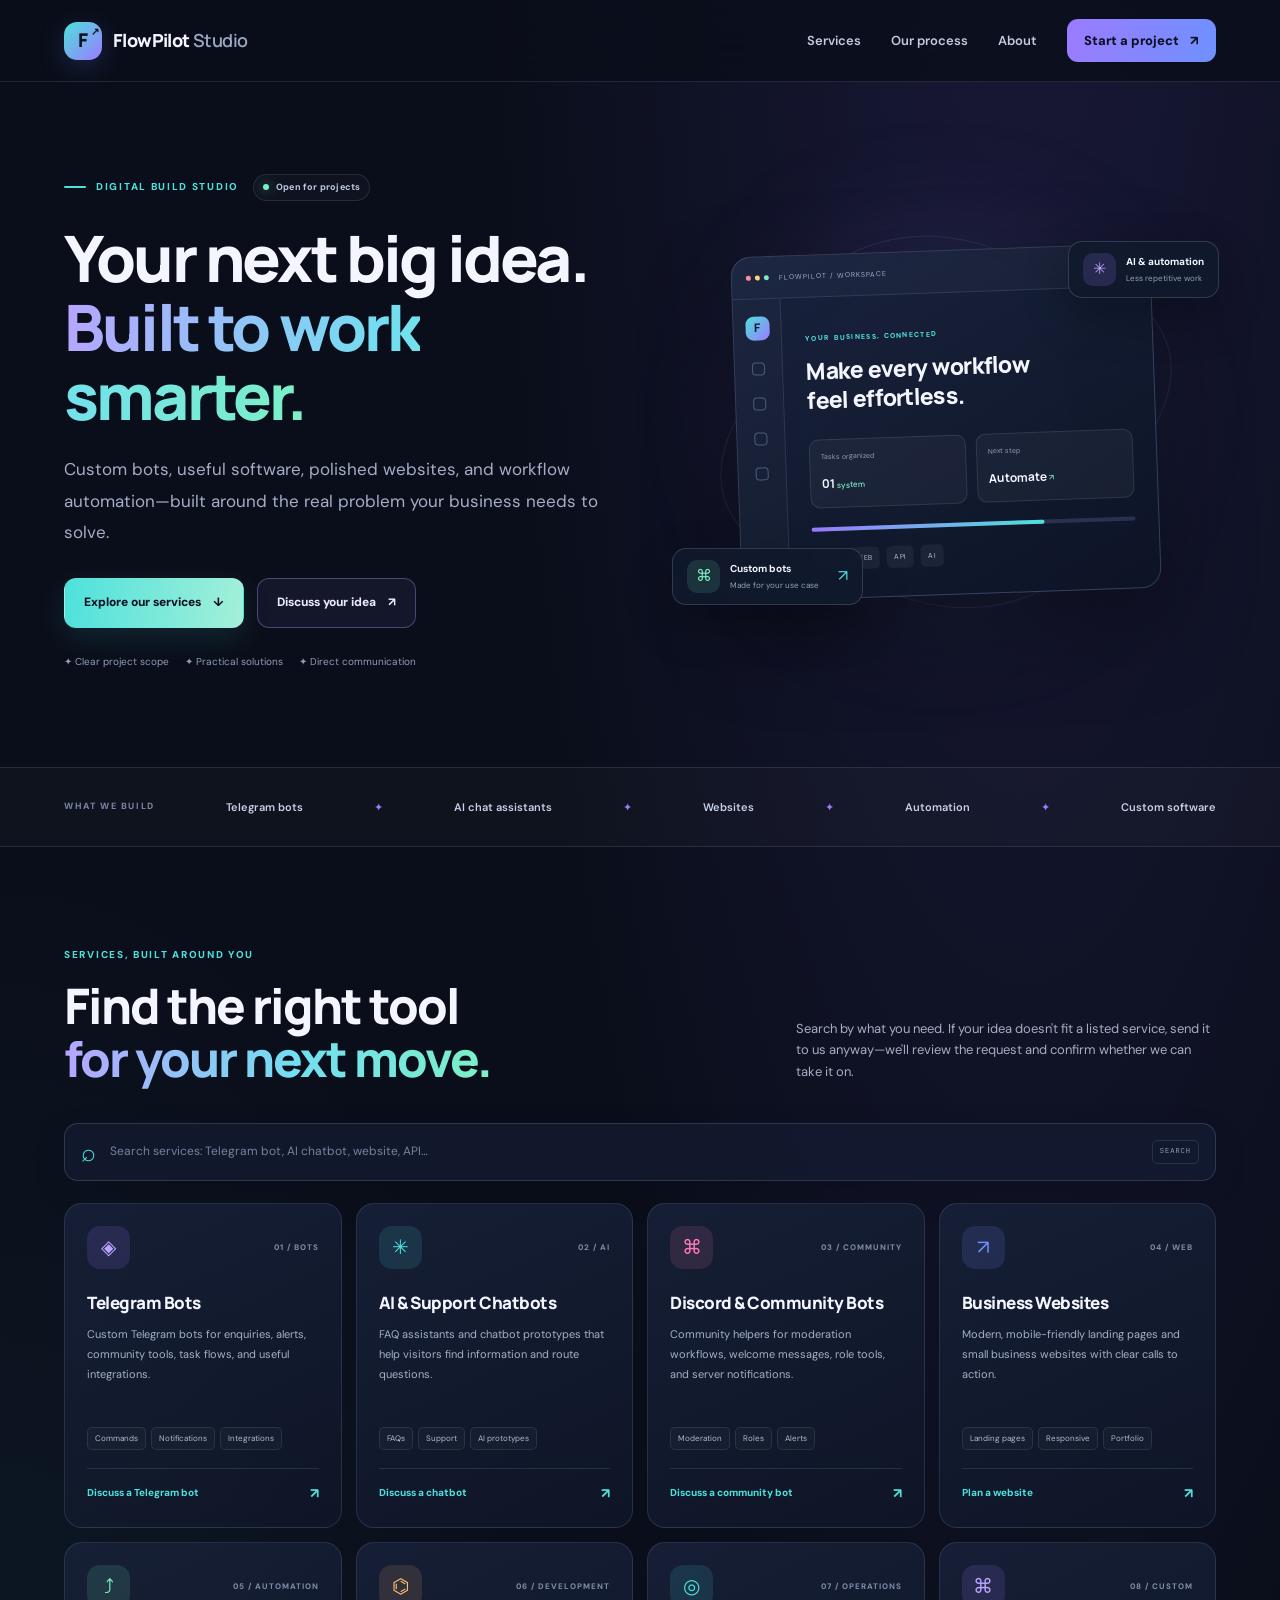
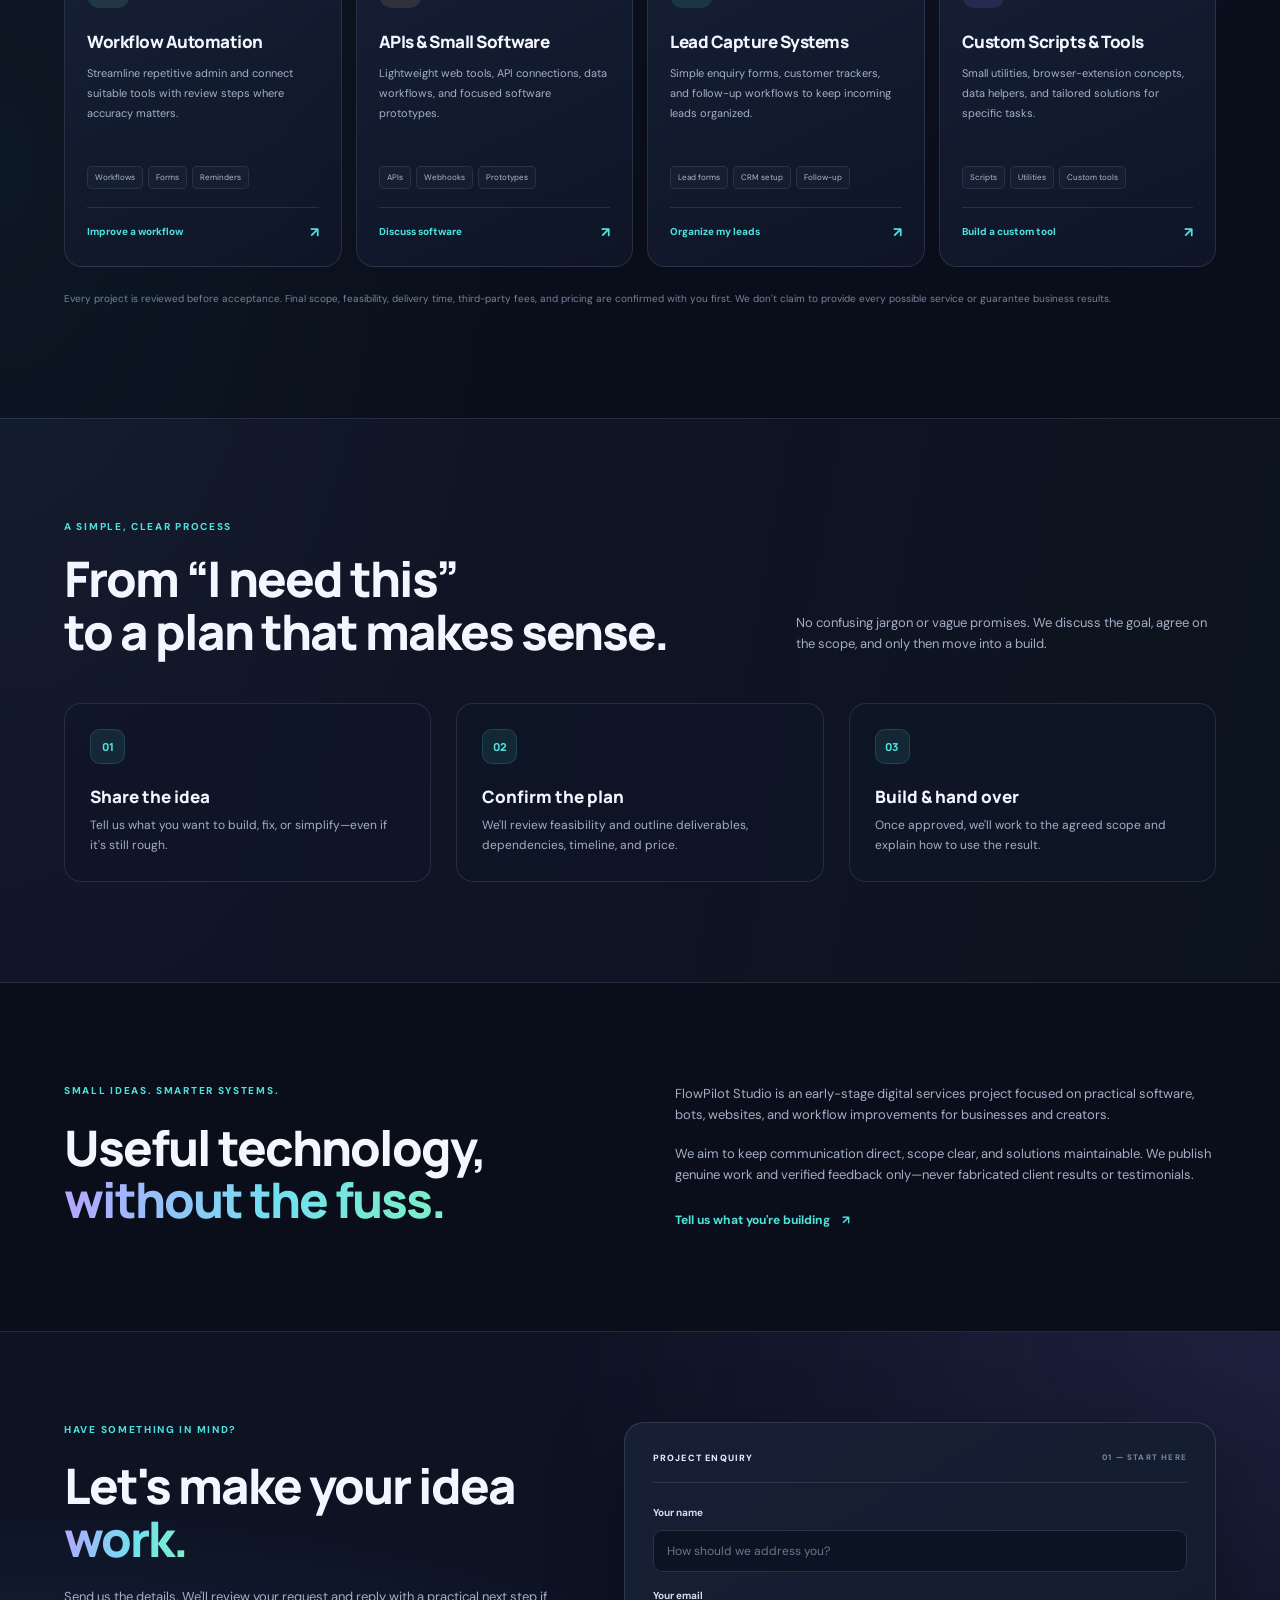
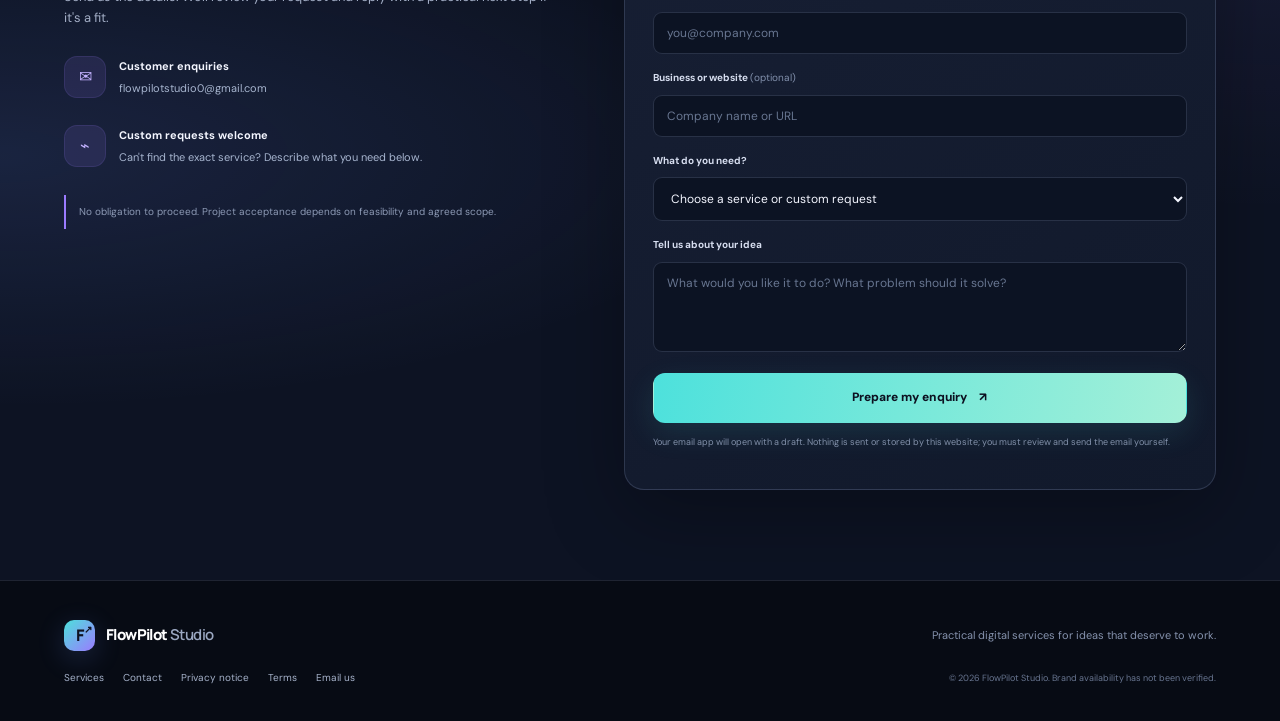
<file: index.html>
<!doctype html>
<html lang="en">
<head>
  <meta charset="utf-8">
  <meta name="viewport" content="width=device-width, initial-scale=1">
  <meta name="theme-color" content="#0b1020">
  <meta name="description" content="FlowPilot Studio builds practical Telegram bots, chatbots, business websites, integrations, and workflow automation for growing businesses.">
  <title>FlowPilot Studio — Bots, software & smarter workflows</title>
  <link rel="preconnect" href="https://fonts.googleapis.com">
  <link rel="preconnect" href="https://fonts.gstatic.com" crossorigin>
  <link href="https://fonts.googleapis.com/css2?family=DM+Sans:wght@400;500;600;700&family=Manrope:wght@400;500;600;700;800&display=swap" rel="stylesheet">
  <link rel="stylesheet" href="styles.css">
</head>
<body>
  <header class="site-header">
    <a class="brand" href="#top" aria-label="FlowPilot Studio home"><span class="brand-mark">F<span>↗</span></span><span>FlowPilot<span class="muted"> Studio</span></span></a>
    <button class="menu-toggle" aria-expanded="false" aria-controls="nav" aria-label="Toggle navigation">☰</button>
    <nav id="nav" class="nav"><a href="#services">Services</a><a href="#process">Our process</a><a href="#about">About</a><a class="nav-cta" href="#contact">Start a project <span>↗</span></a></nav>
  </header>

  <main id="top">
    <section class="hero section-wrap">
      <div class="hero-copy">
        <p class="eyebrow"><span class="eyebrow-line"></span> DIGITAL BUILD STUDIO <span class="status-pill"><i></i> Open for projects</span></p>
        <h1>Your next big idea.<br><span class="gradient-text">Built to work smarter.</span></h1>
        <p class="hero-lede">Custom bots, useful software, polished websites, and workflow automation—built around the real problem your business needs to solve.</p>
        <div class="hero-actions"><a class="button primary" href="#services">Explore our services <span>↓</span></a><a class="button secondary" href="#contact">Discuss your idea <span>↗</span></a></div>
        <div class="trust-row"><span>✦ Clear project scope</span><span>✦ Practical solutions</span><span>✦ Direct communication</span></div>
      </div>
      <div class="hero-visual" aria-label="Illustration of connected software tools">
        <div class="visual-glow"></div>
        <div class="orbit orbit-one"></div><div class="orbit orbit-two"></div>
        <div class="floating-chip chip-top"><span class="chip-icon purple">✳</span><span><b>AI & automation</b><small>Less repetitive work</small></span></div>
        <div class="main-visual-card"><div class="visual-card-head"><span class="window-dots"><i></i><i></i><i></i></span><span>FLOWPILOT / WORKSPACE</span><span class="tiny-live">LIVE CONCEPT</span></div><div class="visual-card-body"><div class="visual-sidebar"><b>F</b><span></span><span></span><span></span><span></span></div><div class="visual-content"><p class="visual-kicker">YOUR BUSINESS, CONNECTED</p><h3>Make every workflow<br>feel effortless.</h3><div class="mini-stat-row"><div><small>Tasks organized</small><b>01 <em>system</em></b></div><div><small>Next step</small><b>Automate <em>↗</em></b></div></div><div class="progress-line"><span></span></div><div class="visual-tag-row"><span>BOT</span><span>WEB</span><span>API</span><span>AI</span></div></div></div></div>
        <div class="floating-chip chip-bottom"><span class="chip-icon mint">⌘</span><span><b>Custom bots</b><small>Made for your use case</small></span><span class="chip-arrow">↗</span></div>
      </div>
    </section>

    <section class="capability-strip"><div class="section-wrap strip-inner"><span>WHAT WE BUILD</span><b>Telegram bots</b><i>✦</i><b>AI chat assistants</b><i>✦</i><b>Websites</b><i>✦</i><b>Automation</b><i>✦</i><b>Custom software</b></div></section>

    <section id="services" class="section-wrap section services-section">
      <div class="section-heading"><div><p class="eyebrow">SERVICES, BUILT AROUND YOU</p><h2>Find the right tool<br><span class="gradient-text">for your next move.</span></h2></div><p>Search by what you need. If your idea doesn't fit a listed service, send it to us anyway—we'll review the request and confirm whether we can take it on.</p></div>
      <div class="service-search"><span class="search-icon">⌕</span><input id="service-search" type="search" placeholder="Search services: Telegram bot, AI chatbot, website, API…" aria-label="Search services"><kbd>SEARCH</kbd></div>
      <div id="service-grid" class="service-grid">
        <article class="service-card" data-keywords="telegram bot telegram bots chat bot notifications commands customer support lead generation integrations python"><div class="service-top"><span class="service-icon violet">◈</span><span class="service-index">01 / BOTS</span></div><h3>Telegram Bots</h3><p>Custom Telegram bots for enquiries, alerts, community tools, task flows, and useful integrations.</p><div class="tag-row"><span>Commands</span><span>Notifications</span><span>Integrations</span></div><a href="#contact" class="card-link" data-service="Telegram bot development">Discuss a Telegram bot <span>↗</span></a></article>
        <article class="service-card" data-keywords="ai chatbot customer support website chat assistant faq automation openai support bot"><div class="service-top"><span class="service-icon cyan">✳</span><span class="service-index">02 / AI</span></div><h3>AI & Support Chatbots</h3><p>FAQ assistants and chatbot prototypes that help visitors find information and route questions.</p><div class="tag-row"><span>FAQs</span><span>Support</span><span>AI prototypes</span></div><a href="#contact" class="card-link" data-service="AI or customer support chatbot">Discuss a chatbot <span>↗</span></a></article>
        <article class="service-card" data-keywords="discord bot moderation community server roles welcome notifications game community bot"><div class="service-top"><span class="service-icon pink">⌘</span><span class="service-index">03 / COMMUNITY</span></div><h3>Discord & Community Bots</h3><p>Community helpers for moderation workflows, welcome messages, role tools, and server notifications.</p><div class="tag-row"><span>Moderation</span><span>Roles</span><span>Alerts</span></div><a href="#contact" class="card-link" data-service="Discord or community bot">Discuss a community bot <span>↗</span></a></article>
        <article class="service-card" data-keywords="website web design landing page business site portfolio responsive html css javascript website development"><div class="service-top"><span class="service-icon blue">↗</span><span class="service-index">04 / WEB</span></div><h3>Business Websites</h3><p>Modern, mobile-friendly landing pages and small business websites with clear calls to action.</p><div class="tag-row"><span>Landing pages</span><span>Responsive</span><span>Portfolio</span></div><a href="#contact" class="card-link" data-service="Business website or landing page">Plan a website <span>↗</span></a></article>
        <article class="service-card" data-keywords="workflow automation integrations repetitive tasks forms spreadsheet crm follow up process automation"><div class="service-top"><span class="service-icon mint">⤴</span><span class="service-index">05 / AUTOMATION</span></div><h3>Workflow Automation</h3><p>Streamline repetitive admin and connect suitable tools with review steps where accuracy matters.</p><div class="tag-row"><span>Workflows</span><span>Forms</span><span>Reminders</span></div><a href="#contact" class="card-link" data-service="Workflow automation">Improve a workflow <span>↗</span></a></article>
        <article class="service-card" data-keywords="api integration backend database flask express javascript python crud webhooks software development"><div class="service-top"><span class="service-icon orange">⌬</span><span class="service-index">06 / DEVELOPMENT</span></div><h3>APIs & Small Software</h3><p>Lightweight web tools, API connections, data workflows, and focused software prototypes.</p><div class="tag-row"><span>APIs</span><span>Webhooks</span><span>Prototypes</span></div><a href="#contact" class="card-link" data-service="API integration or small software">Discuss software <span>↗</span></a></article>
        <article class="service-card" data-keywords="lead capture crm customer tracking enquiry form email follow up spreadsheet booking leads"><div class="service-top"><span class="service-icon cyan">◎</span><span class="service-index">07 / OPERATIONS</span></div><h3>Lead Capture Systems</h3><p>Simple enquiry forms, customer trackers, and follow-up workflows to keep incoming leads organized.</p><div class="tag-row"><span>Lead forms</span><span>CRM setup</span><span>Follow-up</span></div><a href="#contact" class="card-link" data-service="Lead capture and follow-up system">Organize my leads <span>↗</span></a></article>
        <article class="service-card" data-keywords="custom script browser extension chrome extension python javascript scraping data processing automation custom request"><div class="service-top"><span class="service-icon violet">⌘</span><span class="service-index">08 / CUSTOM</span></div><h3>Custom Scripts & Tools</h3><p>Small utilities, browser-extension concepts, data helpers, and tailored solutions for specific tasks.</p><div class="tag-row"><span>Scripts</span><span>Utilities</span><span>Custom tools</span></div><a href="#contact" class="card-link" data-service="Custom script or software tool">Build a custom tool <span>↗</span></a></article>
      </div>
      <div id="no-results" class="no-results" hidden><span class="no-results-icon">✦</span><div><h3>Not seeing your exact service?</h3><p>Tell us what you're looking for. We'll review the idea and confirm feasibility before promising a solution.</p></div><a href="#contact" class="button secondary" data-service="Custom service request">Request a custom solution ↗</a></div>
      <p class="fine-print">Every project is reviewed before acceptance. Final scope, feasibility, delivery time, third-party fees, and pricing are confirmed with you first. We don't claim to provide every possible service or guarantee business results.</p>
    </section>

    <section id="process" class="process-section"><div class="section-wrap section"><div class="section-heading"><div><p class="eyebrow">A SIMPLE, CLEAR PROCESS</p><h2>From “I need this”<br>to a plan that makes sense.</h2></div><p>No confusing jargon or vague promises. We discuss the goal, agree on the scope, and only then move into a build.</p></div><div class="process-grid"><div class="process-item"><span class="process-number">01</span><h3>Share the idea</h3><p>Tell us what you want to build, fix, or simplify—even if it's still rough.</p></div><div class="process-item"><span class="process-number">02</span><h3>Confirm the plan</h3><p>We'll review feasibility and outline deliverables, dependencies, timeline, and price.</p></div><div class="process-item"><span class="process-number">03</span><h3>Build & hand over</h3><p>Once approved, we'll work to the agreed scope and explain how to use the result.</p></div></div></div></section>

    <section id="about" class="section-wrap about-section"><div><p class="eyebrow">SMALL IDEAS. SMARTER SYSTEMS.</p><h2>Useful technology,<br><span class="gradient-text">without the fuss.</span></h2></div><div><p>FlowPilot Studio is an early-stage digital services project focused on practical software, bots, websites, and workflow improvements for businesses and creators.</p><p>We aim to keep communication direct, scope clear, and solutions maintainable. We publish genuine work and verified feedback only—never fabricated client results or testimonials.</p><a href="#contact" class="text-link">Tell us what you're building <span>↗</span></a></div></section>

    <section id="contact" class="contact-section"><div class="section-wrap contact-layout"><div class="contact-copy"><p class="eyebrow">HAVE SOMETHING IN MIND?</p><h2>Let's make your idea <span class="gradient-text">work.</span></h2><p>Send us the details. We'll review your request and reply with a practical next step if it's a fit.</p><div class="contact-detail"><span class="contact-icon">✉</span><div><strong>Customer enquiries</strong><a href="mailto:flowpilotstudio0@gmail.com">flowpilotstudio0@gmail.com</a></div></div><div class="contact-detail"><span class="contact-icon">⌁</span><div><strong>Custom requests welcome</strong><p>Can't find the exact service? Describe what you need below.</p></div></div><div class="contact-note">No obligation to proceed. Project acceptance depends on feasibility and agreed scope.</div></div>
      <form id="enquiry-form" class="contact-form"><div class="form-heading"><span>PROJECT ENQUIRY</span><span class="form-step">01 — START HERE</span></div><label for="name">Your name</label><input id="name" name="name" autocomplete="name" required placeholder="How should we address you?"><label for="email">Your email</label><input id="email" name="email" type="email" autocomplete="email" required placeholder="you@company.com"><label for="business">Business or website <span>(optional)</span></label><input id="business" name="business" placeholder="Company name or URL"><label for="service">What do you need?</label><select id="service" name="service" required><option value="">Choose a service or custom request</option><option>Telegram bot development</option><option>AI or customer support chatbot</option><option>Discord or community bot</option><option>Business website or landing page</option><option>Workflow automation</option><option>API integration or small software</option><option>Lead capture and follow-up system</option><option>Custom script or software tool</option><option>Custom service request</option><option>Not sure yet — help me decide</option></select><label for="details">Tell us about your idea</label><textarea id="details" name="details" rows="4" required placeholder="What would you like it to do? What problem should it solve?"></textarea><button class="button primary full-width" type="submit">Prepare my enquiry <span>↗</span></button><p class="form-note">Your email app will open with a draft. Nothing is sent or stored by this website; you must review and send the email yourself.</p><p id="form-status" class="form-status" role="status" aria-live="polite"></p></form>
    </div></section>
  </main>
  <footer class="footer"><div class="footer-inner"><a class="brand" href="#top"><span class="brand-mark">F<span>↗</span></span><span>FlowPilot<span class="muted"> Studio</span></span></a><p>Practical digital services for ideas that deserve to work.</p><div class="footer-links"><a href="#services">Services</a><a href="#contact">Contact</a><a href="privacy.html">Privacy notice</a><a href="terms.html">Terms</a><a href="mailto:flowpilotstudio0@gmail.com">Email us</a></div><small>© <span id="year"></span> FlowPilot Studio. Brand availability has not been verified.</small></div></footer>
  <script src="script.js"></script>
</body>
</html>
</file>
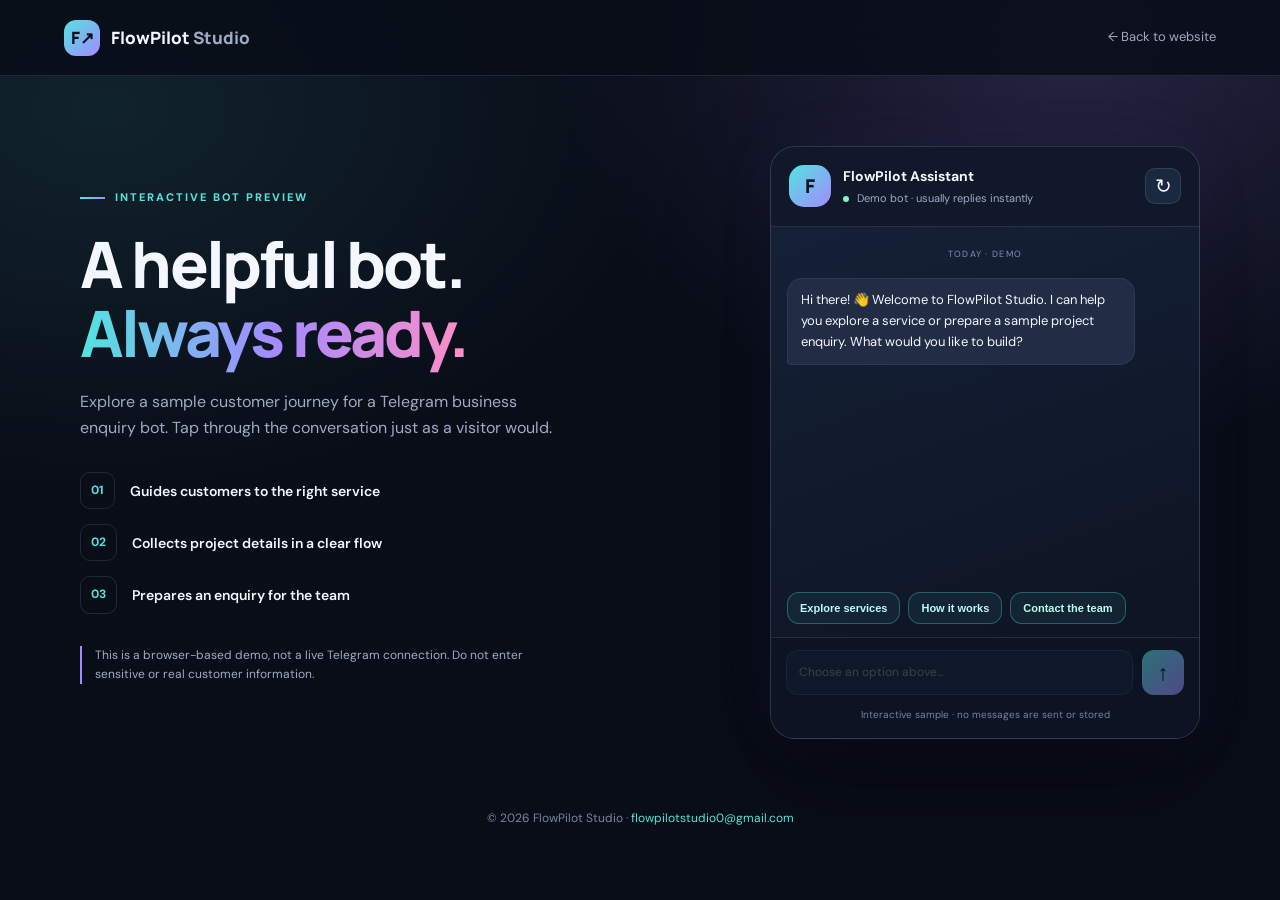
<file: bot-demo.html>
<!doctype html>
<html lang="en"><head><meta charset="utf-8"><meta name="viewport" content="width=device-width,initial-scale=1"><meta name="theme-color" content="#0a0e1a"><meta name="description" content="Try the FlowPilot Studio Telegram bot demo. Explore bot services and submit a sample project enquiry."><title>Bot Demo | FlowPilot Studio</title><link rel="preconnect" href="https://fonts.googleapis.com"><link href="https://fonts.googleapis.com/css2?family=DM+Sans:wght@400;500;600;700&family=Manrope:wght@500;600;700;800&display=swap" rel="stylesheet"><link rel="stylesheet" href="bot-demo.css"></head>
<body><header class="top"><a class="brand" href="./index.html"><span class="logo">F↗</span><span>FlowPilot <i>Studio</i></span></a><a class="back" href="./index.html">← Back to website</a></header><main class="layout"><section class="intro"><div class="eyebrow"><span></span> INTERACTIVE BOT PREVIEW</div><h1>A helpful bot.<br><em>Always ready.</em></h1><p>Explore a sample customer journey for a Telegram business enquiry bot. Tap through the conversation just as a visitor would.</p><div class="feature-list"><div><b>01</b><span>Guides customers to the right service</span></div><div><b>02</b><span>Collects project details in a clear flow</span></div><div><b>03</b><span>Prepares an enquiry for the team</span></div></div><p class="note">This is a browser-based demo, not a live Telegram connection. Do not enter sensitive or real customer information.</p></section>
<section class="demo-card" aria-label="Interactive bot simulator"><div class="chat-head"><div class="bot-avatar">F</div><div class="bot-title"><strong>FlowPilot Assistant</strong><span><i class="online"></i> Demo bot · usually replies instantly</span></div><button id="reset" class="reset" title="Restart demo">↻</button></div><div id="chat" class="chat" aria-live="polite"><div class="date-pill">TODAY · DEMO</div></div><div id="quick-actions" class="quick-actions"></div><form id="reply-form" class="reply-form"><input id="reply-input" type="text" placeholder="Choose an option above…" autocomplete="off" disabled aria-label="Your reply"><button id="send" type="submit" disabled aria-label="Send message">↑</button></form><div class="chat-foot">Interactive sample · no messages are sent or stored</div></section></main><footer>© <span id="year"></span> FlowPilot Studio · <a href="mailto:flowpilotstudio0@gmail.com">flowpilotstudio0@gmail.com</a></footer><script src="bot-demo.js"></script></body></html>
</file>
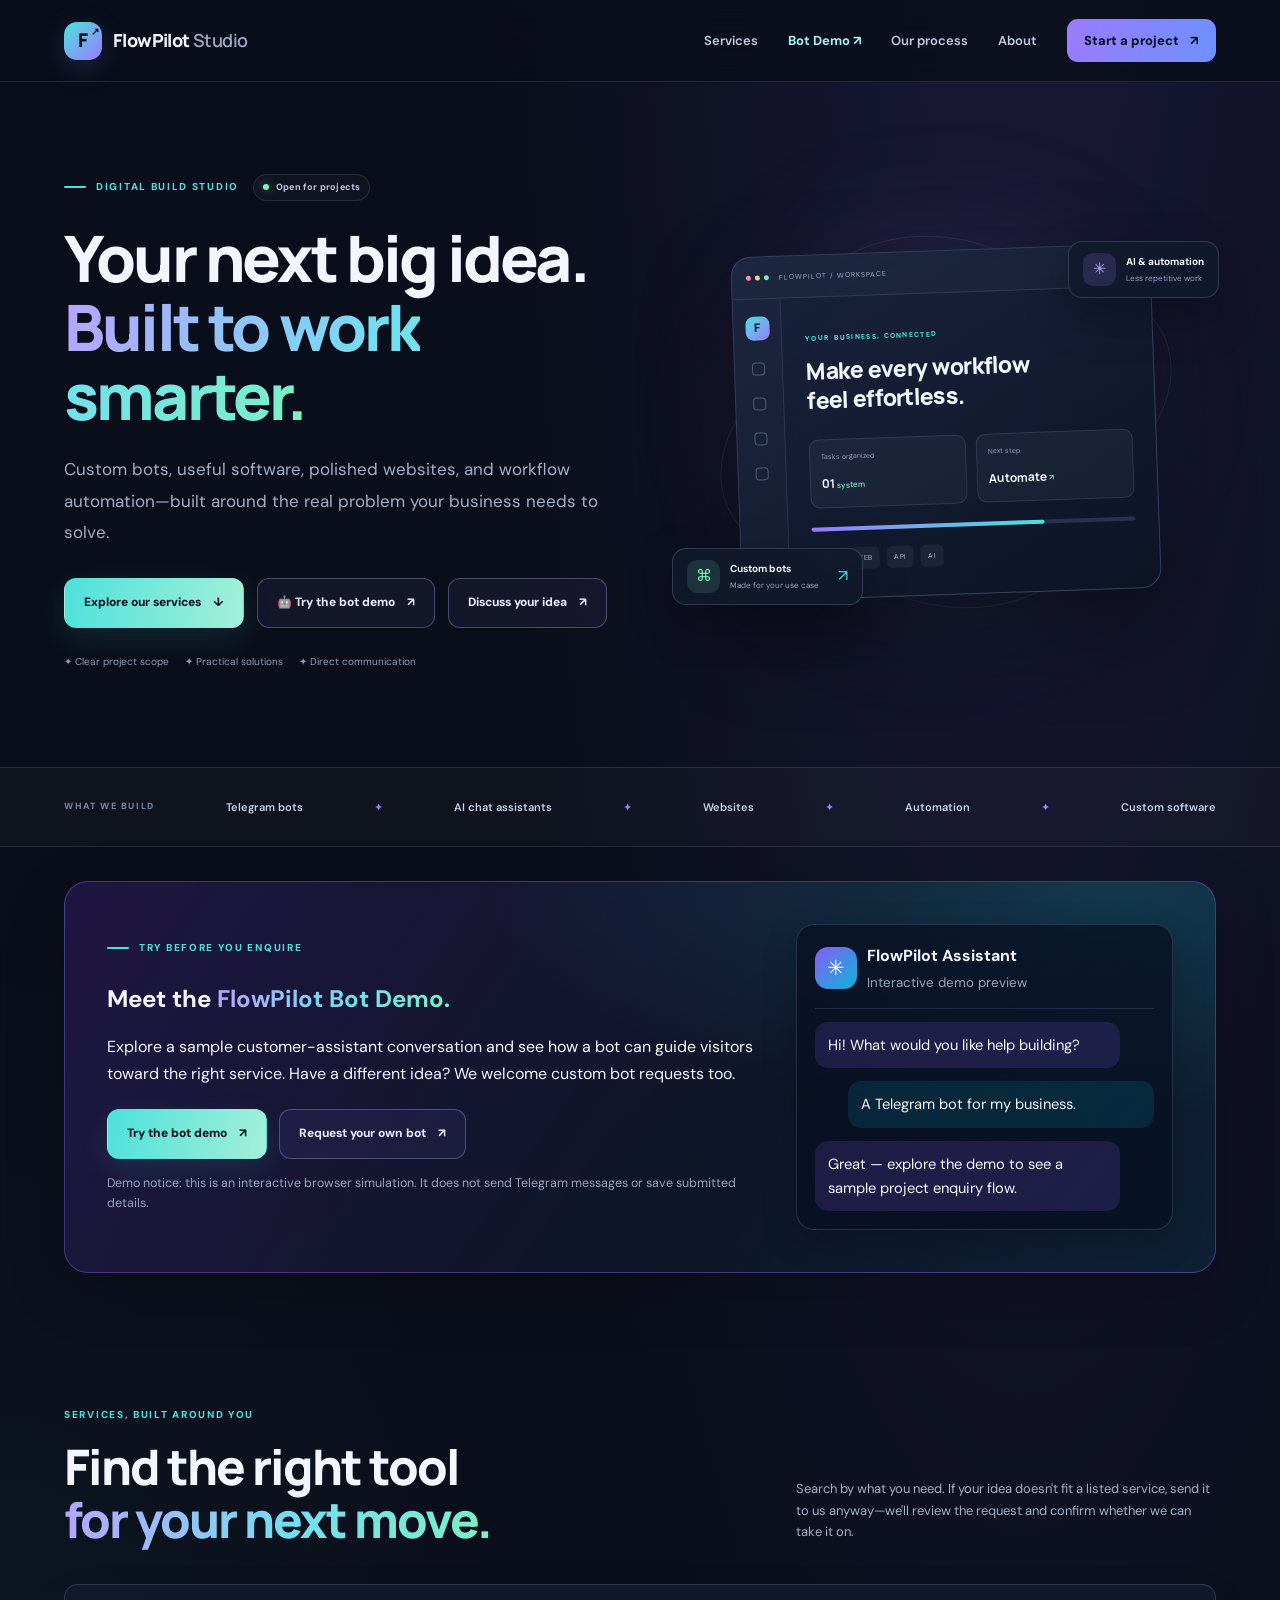
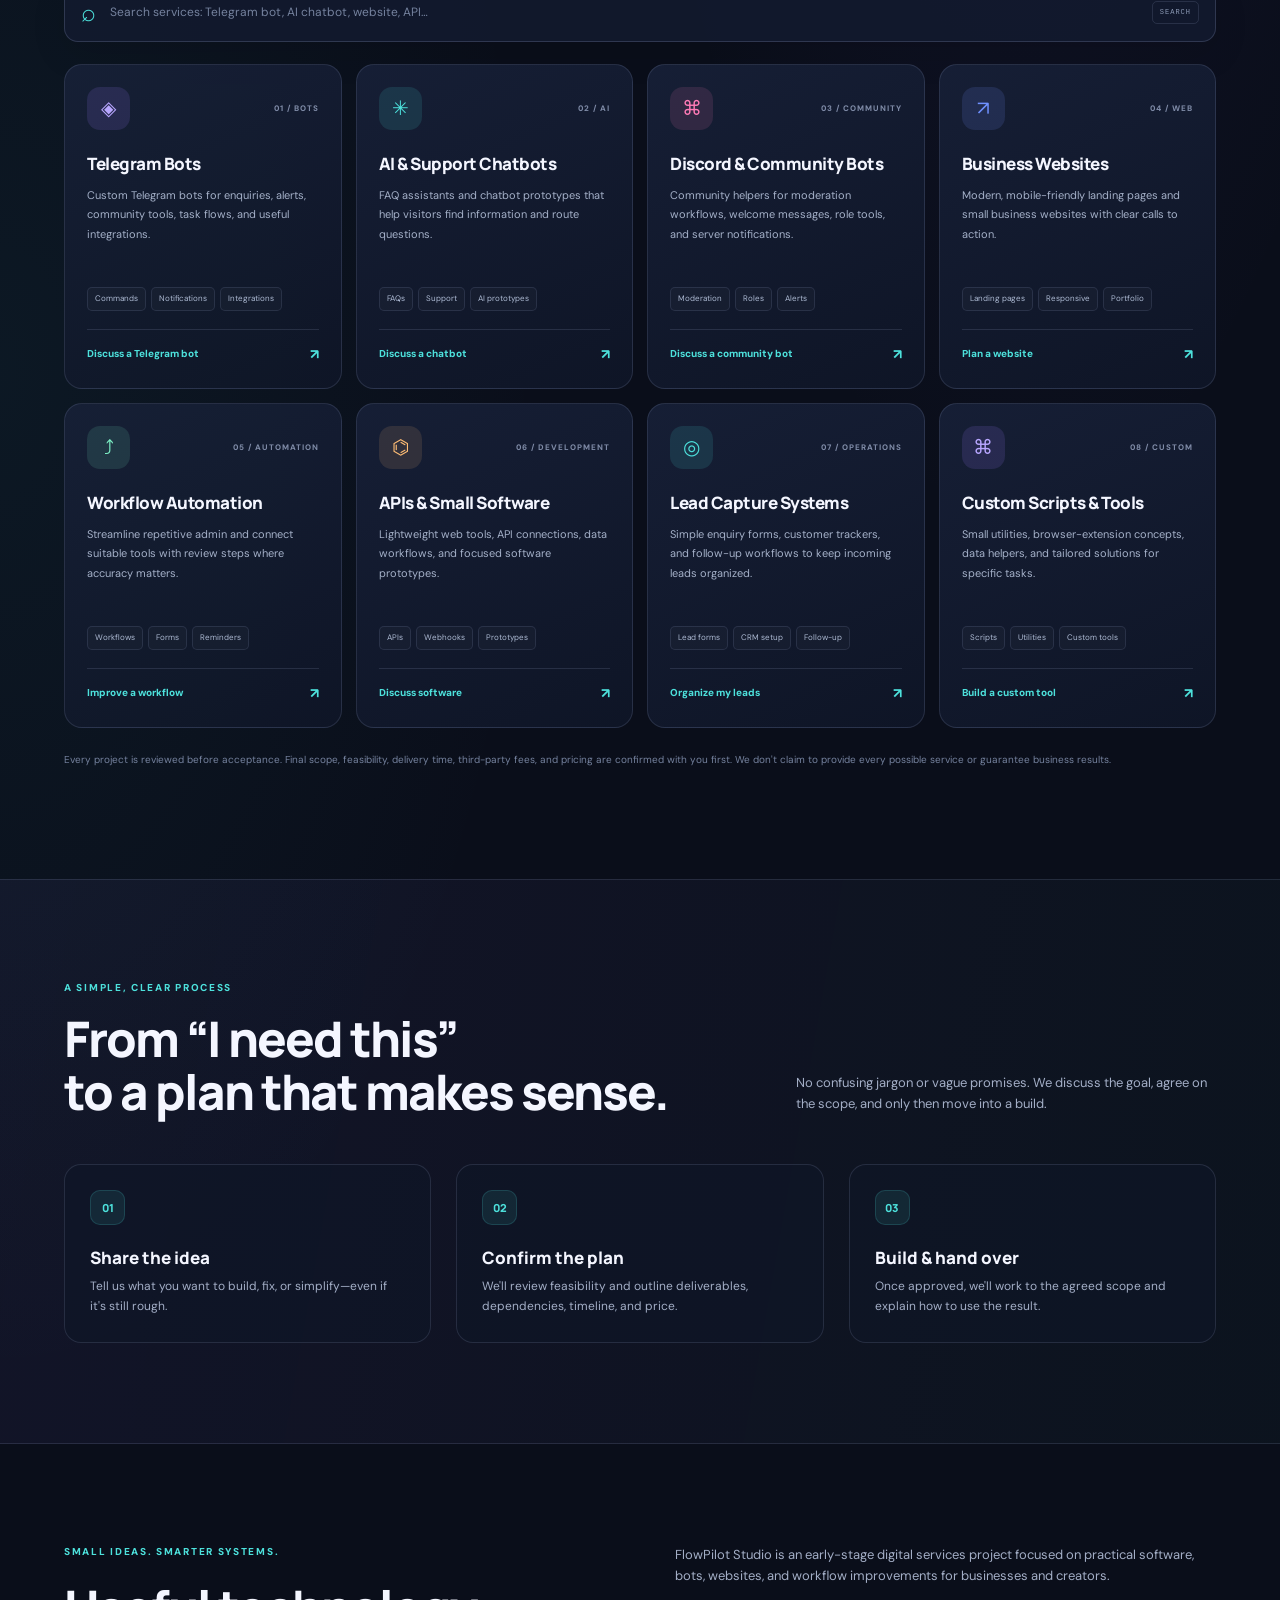
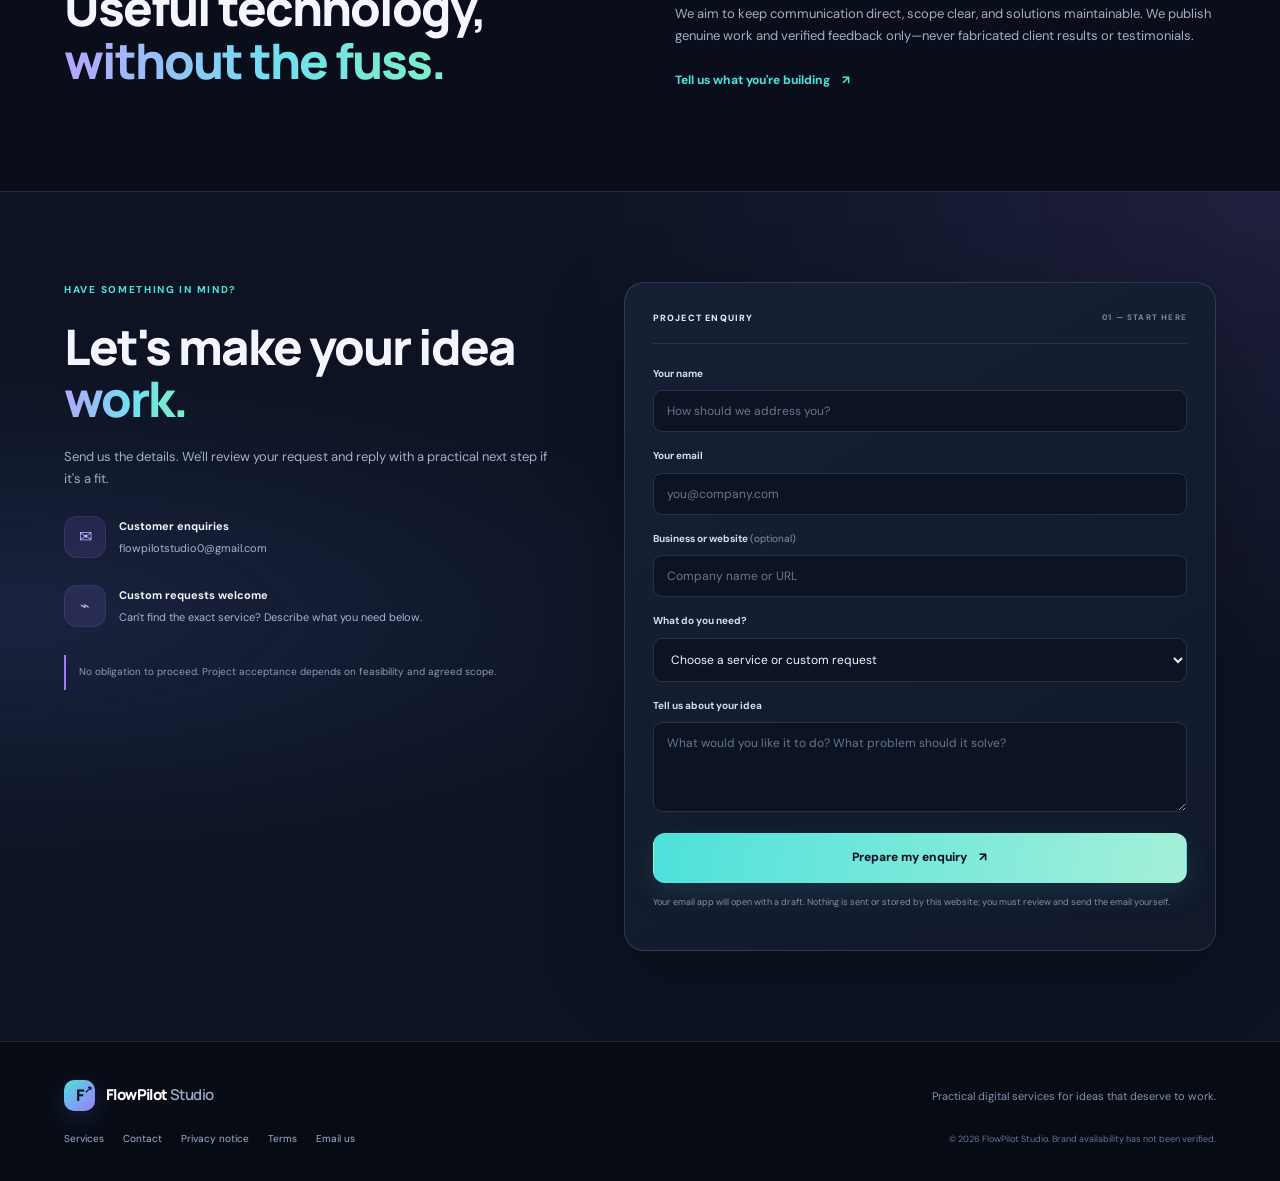
<file: index_updated.html>
<!doctype html>
<html lang="en">
<head>
  <meta charset="utf-8">
  <meta name="viewport" content="width=device-width, initial-scale=1">
  <meta name="theme-color" content="#0b1020">
  <meta name="description" content="FlowPilot Studio builds practical Telegram bots, chatbots, business websites, integrations, and workflow automation for growing businesses.">
  <title>FlowPilot Studio — Bots, software & smarter workflows</title>
  <link rel="preconnect" href="https://fonts.googleapis.com">
  <link rel="preconnect" href="https://fonts.gstatic.com" crossorigin>
  <link href="https://fonts.googleapis.com/css2?family=DM+Sans:wght@400;500;600;700&family=Manrope:wght@400;500;600;700;800&display=swap" rel="stylesheet">
  <link rel="stylesheet" href="styles.css">
  <style>
    /* Demo discovery additions; existing site styling remains intact. */
    .nav-demo-link { color:#a5f3fc !important; font-weight:700; }
    .demo-promo { padding-top:34px; padding-bottom:34px; }
    .demo-promo-card {
      position:relative; overflow:hidden; display:grid; grid-template-columns:1.4fr .8fr;
      gap:28px; align-items:center; padding:clamp(24px,4vw,42px);
      border:1px solid rgba(139,92,246,.42); border-radius:24px;
      background:radial-gradient(ellipse at 90% 0%,rgba(34,211,238,.16),transparent 42%),
                 linear-gradient(125deg,rgba(124,58,237,.19),rgba(15,23,42,.88) 58%,rgba(8,145,178,.12));
      box-shadow:0 18px 60px rgba(0,0,0,.18);
    }
    .demo-promo-card h2 { margin:10px 0 12px; }
    .demo-promo-card p { max-width:650px; }
    .demo-promo-actions { display:flex; flex-wrap:wrap; gap:12px; margin-top:22px; }
    .demo-preview {
      border:1px solid rgba(148,163,184,.22); border-radius:18px; padding:18px;
      background:rgba(8,15,32,.72); box-shadow:0 12px 35px rgba(0,0,0,.2);
    }
    .demo-preview-top { display:flex; align-items:center; gap:10px; padding-bottom:14px; border-bottom:1px solid rgba(148,163,184,.16); }
    .demo-preview-icon { display:grid; place-items:center; width:42px; height:42px; border-radius:13px; color:#fff; font-size:21px; background:linear-gradient(135deg,#8b5cf6,#06b6d4); }
    .demo-preview-top small,.demo-preview-top strong { display:block; }
    .demo-preview-top small { color:#94a3b8; margin-top:3px; }
    .demo-chat-line { max-width:90%; padding:11px 13px; border-radius:13px; margin-top:13px; font-size:.92rem; background:rgba(139,92,246,.16); }
    .demo-chat-line.reply { margin-left:auto; background:rgba(6,182,212,.13); }
    .demo-preview-note { font-size:.78rem; color:#94a3b8; margin:14px 0 0; }
    @media(max-width:760px) {
      .demo-promo-card { grid-template-columns:1fr; }
      .demo-preview { max-width:520px; width:100%; }
    }
  </style>
</head>
<body>
  <header class="site-header">
    <a class="brand" href="#top" aria-label="FlowPilot Studio home"><span class="brand-mark">F<span>↗</span></span><span>FlowPilot<span class="muted"> Studio</span></span></a>
    <button class="menu-toggle" aria-expanded="false" aria-controls="nav" aria-label="Toggle navigation">☰</button>
    <nav id="nav" class="nav"><a href="#services">Services</a><a class="nav-demo-link" href="bot-demo.html">Bot Demo ↗</a><a href="#process">Our process</a><a href="#about">About</a><a class="nav-cta" href="#contact">Start a project <span>↗</span></a></nav>
  </header>

  <main id="top">
    <section class="hero section-wrap">
      <div class="hero-copy">
        <p class="eyebrow"><span class="eyebrow-line"></span> DIGITAL BUILD STUDIO <span class="status-pill"><i></i> Open for projects</span></p>
        <h1>Your next big idea.<br><span class="gradient-text">Built to work smarter.</span></h1>
        <p class="hero-lede">Custom bots, useful software, polished websites, and workflow automation—built around the real problem your business needs to solve.</p>
        <div class="hero-actions"><a class="button primary" href="#services">Explore our services <span>↓</span></a><a class="button secondary" href="bot-demo.html">🤖 Try the bot demo <span>↗</span></a><a class="button secondary" href="#contact">Discuss your idea <span>↗</span></a></div>
        <div class="trust-row"><span>✦ Clear project scope</span><span>✦ Practical solutions</span><span>✦ Direct communication</span></div>
      </div>
      <div class="hero-visual" aria-label="Illustration of connected software tools">
        <div class="visual-glow"></div>
        <div class="orbit orbit-one"></div><div class="orbit orbit-two"></div>
        <div class="floating-chip chip-top"><span class="chip-icon purple">✳</span><span><b>AI & automation</b><small>Less repetitive work</small></span></div>
        <div class="main-visual-card"><div class="visual-card-head"><span class="window-dots"><i></i><i></i><i></i></span><span>FLOWPILOT / WORKSPACE</span><span class="tiny-live">LIVE CONCEPT</span></div><div class="visual-card-body"><div class="visual-sidebar"><b>F</b><span></span><span></span><span></span><span></span></div><div class="visual-content"><p class="visual-kicker">YOUR BUSINESS, CONNECTED</p><h3>Make every workflow<br>feel effortless.</h3><div class="mini-stat-row"><div><small>Tasks organized</small><b>01 <em>system</em></b></div><div><small>Next step</small><b>Automate <em>↗</em></b></div></div><div class="progress-line"><span></span></div><div class="visual-tag-row"><span>BOT</span><span>WEB</span><span>API</span><span>AI</span></div></div></div></div>
        <div class="floating-chip chip-bottom"><span class="chip-icon mint">⌘</span><span><b>Custom bots</b><small>Made for your use case</small></span><span class="chip-arrow">↗</span></div>
      </div>
    </section>

    <section class="capability-strip"><div class="section-wrap strip-inner"><span>WHAT WE BUILD</span><b>Telegram bots</b><i>✦</i><b>AI chat assistants</b><i>✦</i><b>Websites</b><i>✦</i><b>Automation</b><i>✦</i><b>Custom software</b></div></section>

    <section class="section-wrap demo-promo" aria-labelledby="demo-title">
      <div class="demo-promo-card">
        <div>
          <p class="eyebrow"><span class="eyebrow-line"></span> TRY BEFORE YOU ENQUIRE</p>
          <h2 id="demo-title">Meet the <span class="gradient-text">FlowPilot Bot Demo.</span></h2>
          <p>Explore a sample customer-assistant conversation and see how a bot can guide visitors toward the right service. Have a different idea? We welcome custom bot requests too.</p>
          <div class="demo-promo-actions">
            <a class="button primary" href="bot-demo.html">Try the bot demo <span>↗</span></a>
            <a class="button secondary" href="#contact" data-service="Telegram bot development">Request your own bot <span>↗</span></a>
          </div>
          <p class="demo-preview-note">Demo notice: this is an interactive browser simulation. It does not send Telegram messages or save submitted details.</p>
        </div>
        <div class="demo-preview" aria-label="Illustrative bot conversation preview">
          <div class="demo-preview-top"><span class="demo-preview-icon">✳</span><span><strong>FlowPilot Assistant</strong><small>Interactive demo preview</small></span></div>
          <div class="demo-chat-line">Hi! What would you like help building?</div>
          <div class="demo-chat-line reply">A Telegram bot for my business.</div>
          <div class="demo-chat-line">Great — explore the demo to see a sample project enquiry flow.</div>
        </div>
      </div>
    </section>

    <section id="services" class="section-wrap section services-section">
      <div class="section-heading"><div><p class="eyebrow">SERVICES, BUILT AROUND YOU</p><h2>Find the right tool<br><span class="gradient-text">for your next move.</span></h2></div><p>Search by what you need. If your idea doesn't fit a listed service, send it to us anyway—we'll review the request and confirm whether we can take it on.</p></div>
      <div class="service-search"><span class="search-icon">⌕</span><input id="service-search" type="search" placeholder="Search services: Telegram bot, AI chatbot, website, API…" aria-label="Search services"><kbd>SEARCH</kbd></div>
      <div id="service-grid" class="service-grid">
        <article class="service-card" data-keywords="telegram bot telegram bots chat bot notifications commands customer support lead generation integrations python"><div class="service-top"><span class="service-icon violet">◈</span><span class="service-index">01 / BOTS</span></div><h3>Telegram Bots</h3><p>Custom Telegram bots for enquiries, alerts, community tools, task flows, and useful integrations.</p><div class="tag-row"><span>Commands</span><span>Notifications</span><span>Integrations</span></div><a href="#contact" class="card-link" data-service="Telegram bot development">Discuss a Telegram bot <span>↗</span></a></article>
        <article class="service-card" data-keywords="ai chatbot customer support website chat assistant faq automation openai support bot"><div class="service-top"><span class="service-icon cyan">✳</span><span class="service-index">02 / AI</span></div><h3>AI & Support Chatbots</h3><p>FAQ assistants and chatbot prototypes that help visitors find information and route questions.</p><div class="tag-row"><span>FAQs</span><span>Support</span><span>AI prototypes</span></div><a href="#contact" class="card-link" data-service="AI or customer support chatbot">Discuss a chatbot <span>↗</span></a></article>
        <article class="service-card" data-keywords="discord bot moderation community server roles welcome notifications game community bot"><div class="service-top"><span class="service-icon pink">⌘</span><span class="service-index">03 / COMMUNITY</span></div><h3>Discord & Community Bots</h3><p>Community helpers for moderation workflows, welcome messages, role tools, and server notifications.</p><div class="tag-row"><span>Moderation</span><span>Roles</span><span>Alerts</span></div><a href="#contact" class="card-link" data-service="Discord or community bot">Discuss a community bot <span>↗</span></a></article>
        <article class="service-card" data-keywords="website web design landing page business site portfolio responsive html css javascript website development"><div class="service-top"><span class="service-icon blue">↗</span><span class="service-index">04 / WEB</span></div><h3>Business Websites</h3><p>Modern, mobile-friendly landing pages and small business websites with clear calls to action.</p><div class="tag-row"><span>Landing pages</span><span>Responsive</span><span>Portfolio</span></div><a href="#contact" class="card-link" data-service="Business website or landing page">Plan a website <span>↗</span></a></article>
        <article class="service-card" data-keywords="workflow automation integrations repetitive tasks forms spreadsheet crm follow up process automation"><div class="service-top"><span class="service-icon mint">⤴</span><span class="service-index">05 / AUTOMATION</span></div><h3>Workflow Automation</h3><p>Streamline repetitive admin and connect suitable tools with review steps where accuracy matters.</p><div class="tag-row"><span>Workflows</span><span>Forms</span><span>Reminders</span></div><a href="#contact" class="card-link" data-service="Workflow automation">Improve a workflow <span>↗</span></a></article>
        <article class="service-card" data-keywords="api integration backend database flask express javascript python crud webhooks software development"><div class="service-top"><span class="service-icon orange">⌬</span><span class="service-index">06 / DEVELOPMENT</span></div><h3>APIs & Small Software</h3><p>Lightweight web tools, API connections, data workflows, and focused software prototypes.</p><div class="tag-row"><span>APIs</span><span>Webhooks</span><span>Prototypes</span></div><a href="#contact" class="card-link" data-service="API integration or small software">Discuss software <span>↗</span></a></article>
        <article class="service-card" data-keywords="lead capture crm customer tracking enquiry form email follow up spreadsheet booking leads"><div class="service-top"><span class="service-icon cyan">◎</span><span class="service-index">07 / OPERATIONS</span></div><h3>Lead Capture Systems</h3><p>Simple enquiry forms, customer trackers, and follow-up workflows to keep incoming leads organized.</p><div class="tag-row"><span>Lead forms</span><span>CRM setup</span><span>Follow-up</span></div><a href="#contact" class="card-link" data-service="Lead capture and follow-up system">Organize my leads <span>↗</span></a></article>
        <article class="service-card" data-keywords="custom script browser extension chrome extension python javascript scraping data processing automation custom request"><div class="service-top"><span class="service-icon violet">⌘</span><span class="service-index">08 / CUSTOM</span></div><h3>Custom Scripts & Tools</h3><p>Small utilities, browser-extension concepts, data helpers, and tailored solutions for specific tasks.</p><div class="tag-row"><span>Scripts</span><span>Utilities</span><span>Custom tools</span></div><a href="#contact" class="card-link" data-service="Custom script or software tool">Build a custom tool <span>↗</span></a></article>
      </div>
      <div id="no-results" class="no-results" hidden><span class="no-results-icon">✦</span><div><h3>Not seeing your exact service?</h3><p>Tell us what you're looking for. We'll review the idea and confirm feasibility before promising a solution.</p></div><a href="#contact" class="button secondary" data-service="Custom service request">Request a custom solution ↗</a></div>
      <p class="fine-print">Every project is reviewed before acceptance. Final scope, feasibility, delivery time, third-party fees, and pricing are confirmed with you first. We don't claim to provide every possible service or guarantee business results.</p>
    </section>

    <section id="process" class="process-section"><div class="section-wrap section"><div class="section-heading"><div><p class="eyebrow">A SIMPLE, CLEAR PROCESS</p><h2>From “I need this”<br>to a plan that makes sense.</h2></div><p>No confusing jargon or vague promises. We discuss the goal, agree on the scope, and only then move into a build.</p></div><div class="process-grid"><div class="process-item"><span class="process-number">01</span><h3>Share the idea</h3><p>Tell us what you want to build, fix, or simplify—even if it's still rough.</p></div><div class="process-item"><span class="process-number">02</span><h3>Confirm the plan</h3><p>We'll review feasibility and outline deliverables, dependencies, timeline, and price.</p></div><div class="process-item"><span class="process-number">03</span><h3>Build & hand over</h3><p>Once approved, we'll work to the agreed scope and explain how to use the result.</p></div></div></div></section>

    <section id="about" class="section-wrap about-section"><div><p class="eyebrow">SMALL IDEAS. SMARTER SYSTEMS.</p><h2>Useful technology,<br><span class="gradient-text">without the fuss.</span></h2></div><div><p>FlowPilot Studio is an early-stage digital services project focused on practical software, bots, websites, and workflow improvements for businesses and creators.</p><p>We aim to keep communication direct, scope clear, and solutions maintainable. We publish genuine work and verified feedback only—never fabricated client results or testimonials.</p><a href="#contact" class="text-link">Tell us what you're building <span>↗</span></a></div></section>

    <section id="contact" class="contact-section"><div class="section-wrap contact-layout"><div class="contact-copy"><p class="eyebrow">HAVE SOMETHING IN MIND?</p><h2>Let's make your idea <span class="gradient-text">work.</span></h2><p>Send us the details. We'll review your request and reply with a practical next step if it's a fit.</p><div class="contact-detail"><span class="contact-icon">✉</span><div><strong>Customer enquiries</strong><a href="mailto:flowpilotstudio0@gmail.com">flowpilotstudio0@gmail.com</a></div></div><div class="contact-detail"><span class="contact-icon">⌁</span><div><strong>Custom requests welcome</strong><p>Can't find the exact service? Describe what you need below.</p></div></div><div class="contact-note">No obligation to proceed. Project acceptance depends on feasibility and agreed scope.</div></div>
      <form id="enquiry-form" class="contact-form"><div class="form-heading"><span>PROJECT ENQUIRY</span><span class="form-step">01 — START HERE</span></div><label for="name">Your name</label><input id="name" name="name" autocomplete="name" required placeholder="How should we address you?"><label for="email">Your email</label><input id="email" name="email" type="email" autocomplete="email" required placeholder="you@company.com"><label for="business">Business or website <span>(optional)</span></label><input id="business" name="business" placeholder="Company name or URL"><label for="service">What do you need?</label><select id="service" name="service" required><option value="">Choose a service or custom request</option><option>Telegram bot development</option><option>AI or customer support chatbot</option><option>Discord or community bot</option><option>Business website or landing page</option><option>Workflow automation</option><option>API integration or small software</option><option>Lead capture and follow-up system</option><option>Custom script or software tool</option><option>Custom service request</option><option>Not sure yet — help me decide</option></select><label for="details">Tell us about your idea</label><textarea id="details" name="details" rows="4" required placeholder="What would you like it to do? What problem should it solve?"></textarea><button class="button primary full-width" type="submit">Prepare my enquiry <span>↗</span></button><p class="form-note">Your email app will open with a draft. Nothing is sent or stored by this website; you must review and send the email yourself.</p><p id="form-status" class="form-status" role="status" aria-live="polite"></p></form>
    </div></section>
  </main>
  <footer class="footer"><div class="footer-inner"><a class="brand" href="#top"><span class="brand-mark">F<span>↗</span></span><span>FlowPilot<span class="muted"> Studio</span></span></a><p>Practical digital services for ideas that deserve to work.</p><div class="footer-links"><a href="#services">Services</a><a href="#contact">Contact</a><a href="privacy.html">Privacy notice</a><a href="terms.html">Terms</a><a href="mailto:flowpilotstudio0@gmail.com">Email us</a></div><small>© <span id="year"></span> FlowPilot Studio. Brand availability has not been verified.</small></div></footer>
  <script src="script.js"></script>
</body>
</html>
</file>
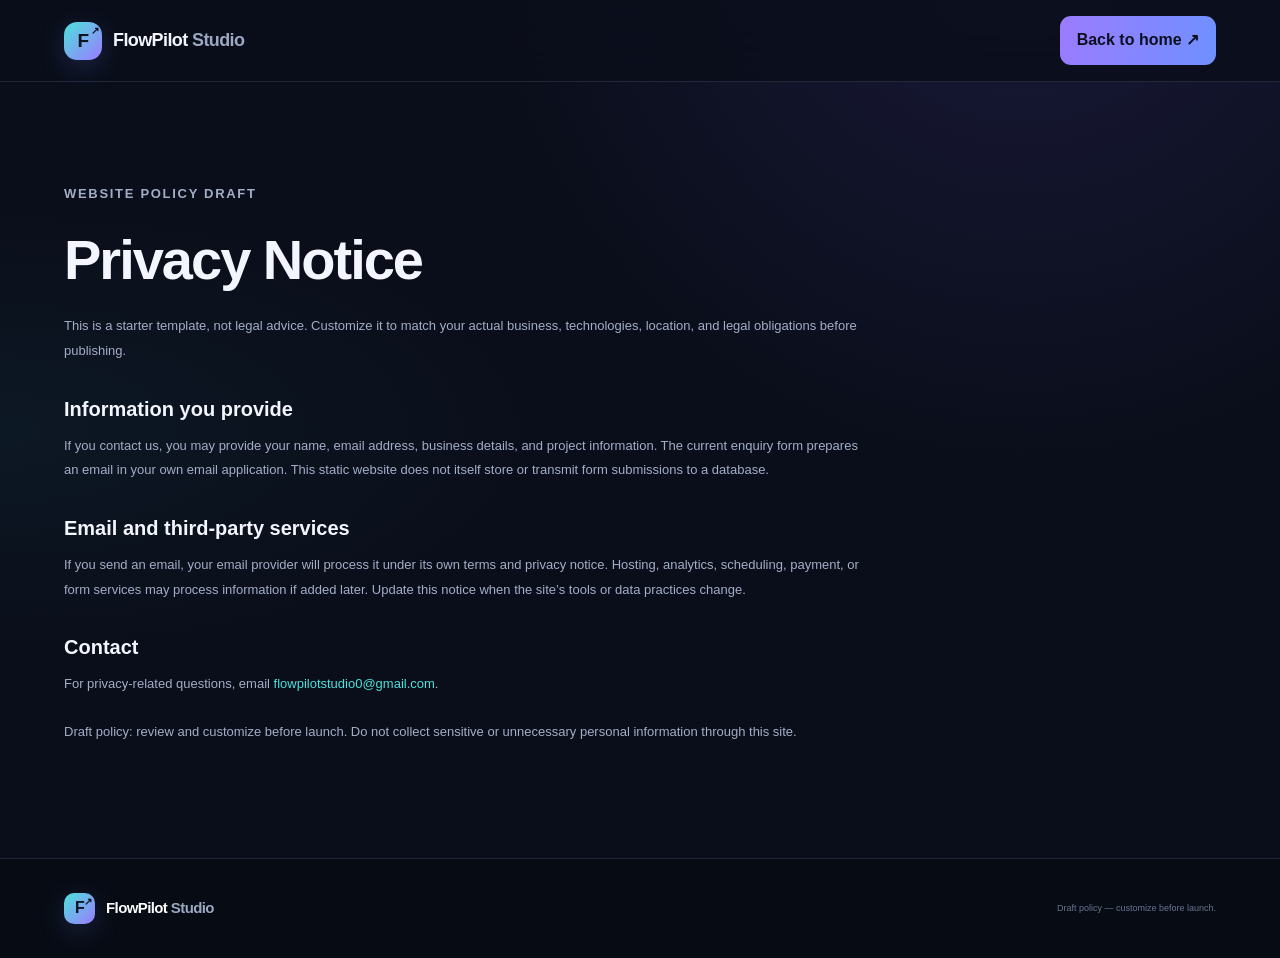
<file: privacy.html>
<!doctype html><html lang="en"><head><meta charset="utf-8"><meta name="viewport" content="width=device-width, initial-scale=1"><meta name="theme-color" content="#0b1020"><title>Privacy Notice — FlowPilot Studio</title><link rel="stylesheet" href="styles.css"></head><body><header class="site-header"><a class="brand" href="index.html"><span class="brand-mark">F<span>↗</span></span><span>FlowPilot<span class="muted"> Studio</span></span></a><a class="nav-cta" href="index.html">Back to home ↗</a></header><main class="section-wrap section legal-page"><p class="eyebrow">WEBSITE POLICY DRAFT</p><h1>Privacy Notice</h1><p>This is a starter template, not legal advice. Customize it to match your actual business, technologies, location, and legal obligations before publishing.</p><h2>Information you provide</h2><p>If you contact us, you may provide your name, email address, business details, and project information. The current enquiry form prepares an email in your own email application. This static website does not itself store or transmit form submissions to a database.</p><h2>Email and third-party services</h2><p>If you send an email, your email provider will process it under its own terms and privacy notice. Hosting, analytics, scheduling, payment, or form services may process information if added later. Update this notice when the site’s tools or data practices change.</p><h2>Contact</h2><p>For privacy-related questions, email <a href="mailto:flowpilotstudio0@gmail.com">flowpilotstudio0@gmail.com</a>.</p><p class="fine-print">Draft policy: review and customize before launch. Do not collect sensitive or unnecessary personal information through this site.</p></main><footer class="footer"><div class="footer-inner"><a class="brand" href="index.html"><span class="brand-mark">F<span>↗</span></span><span>FlowPilot<span class="muted"> Studio</span></span></a><small>Draft policy — customize before launch.</small></div></footer></body></html>
</file>
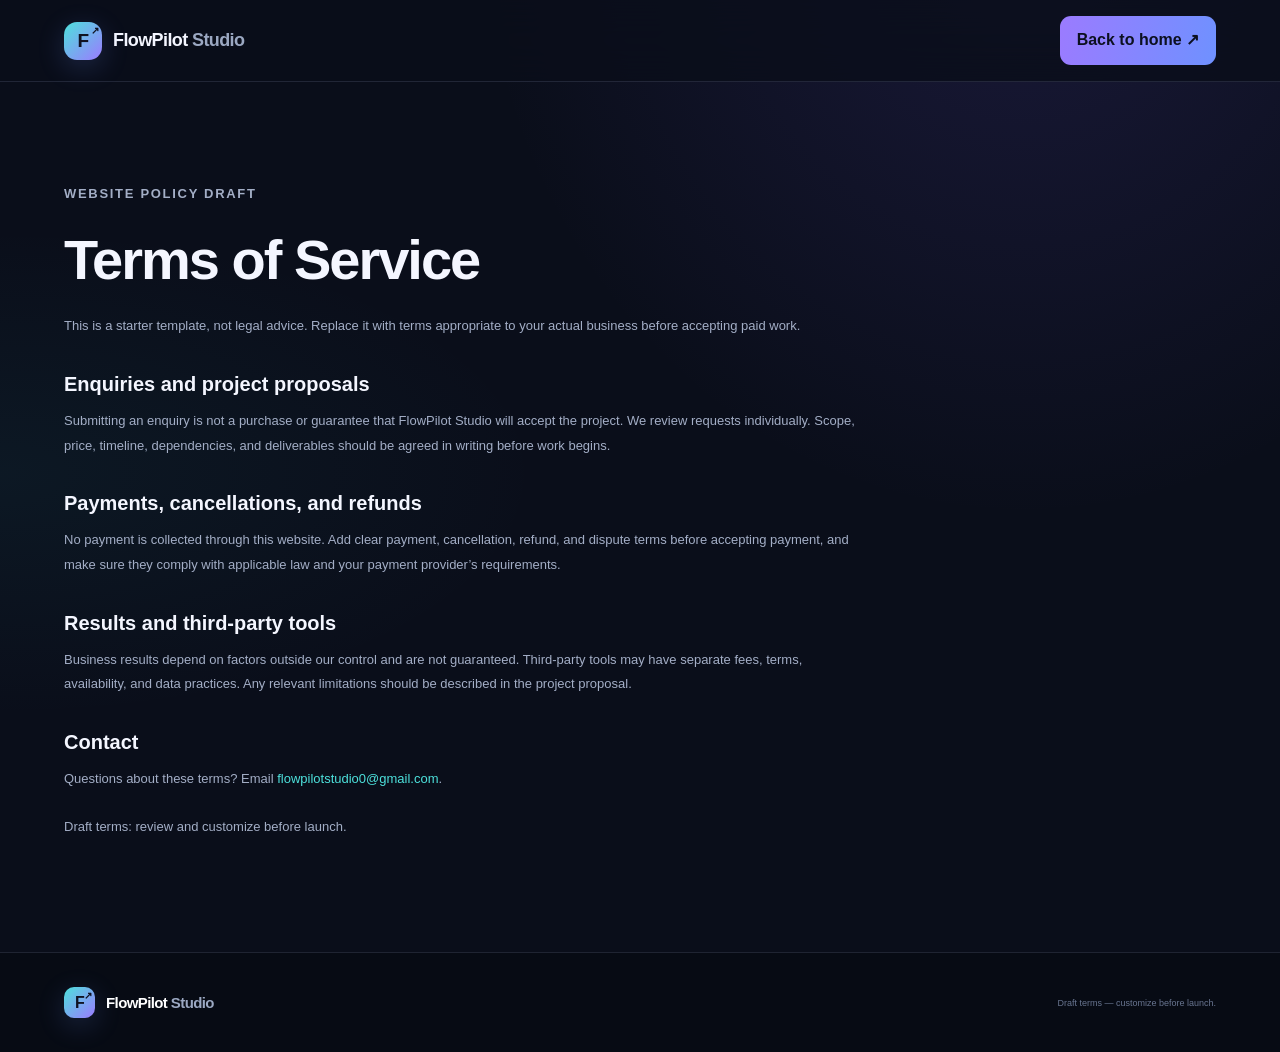
<file: terms.html>
<!doctype html><html lang="en"><head><meta charset="utf-8"><meta name="viewport" content="width=device-width, initial-scale=1"><meta name="theme-color" content="#0b1020"><title>Terms — FlowPilot Studio</title><link rel="stylesheet" href="styles.css"></head><body><header class="site-header"><a class="brand" href="index.html"><span class="brand-mark">F<span>↗</span></span><span>FlowPilot<span class="muted"> Studio</span></span></a><a class="nav-cta" href="index.html">Back to home ↗</a></header><main class="section-wrap section legal-page"><p class="eyebrow">WEBSITE POLICY DRAFT</p><h1>Terms of Service</h1><p>This is a starter template, not legal advice. Replace it with terms appropriate to your actual business before accepting paid work.</p><h2>Enquiries and project proposals</h2><p>Submitting an enquiry is not a purchase or guarantee that FlowPilot Studio will accept the project. We review requests individually. Scope, price, timeline, dependencies, and deliverables should be agreed in writing before work begins.</p><h2>Payments, cancellations, and refunds</h2><p>No payment is collected through this website. Add clear payment, cancellation, refund, and dispute terms before accepting payment, and make sure they comply with applicable law and your payment provider’s requirements.</p><h2>Results and third-party tools</h2><p>Business results depend on factors outside our control and are not guaranteed. Third-party tools may have separate fees, terms, availability, and data practices. Any relevant limitations should be described in the project proposal.</p><h2>Contact</h2><p>Questions about these terms? Email <a href="mailto:flowpilotstudio0@gmail.com">flowpilotstudio0@gmail.com</a>.</p><p class="fine-print">Draft terms: review and customize before launch.</p></main><footer class="footer"><div class="footer-inner"><a class="brand" href="index.html"><span class="brand-mark">F<span>↗</span></span><span>FlowPilot<span class="muted"> Studio</span></span></a><small>Draft terms — customize before launch.</small></div></footer></body></html>
</file>
<file: styles.css>
:root{color-scheme:dark;--bg:#0a0e1a;--bg-soft:#0f1526;--panel:#121a2d;--panel-2:#172139;--text:#f4f6ff;--muted:#a3aec6;--subtle:#74819d;--line:rgba(174,190,231,.14);--purple:#9b7bff;--cyan:#4de1dc;--pink:#ff7bb7;--blue:#6f91ff;--mint:#7cf0c5;--orange:#ffbd75;--radius:22px;--shadow:0 24px 80px rgba(0,0,0,.28)}
*{box-sizing:border-box}html{scroll-behavior:smooth;scroll-padding-top:95px}body{margin:0;background:radial-gradient(ellipse at 80% -10%,rgba(105,81,214,.17),transparent 38%),radial-gradient(ellipse at 0% 45%,rgba(48,188,197,.06),transparent 30%),var(--bg);color:var(--text);font-family:"DM Sans",sans-serif;line-height:1.65}a{color:inherit;text-decoration:none}button,input,select,textarea{font:inherit}.site-header{height:82px;padding:0 max(5vw,22px);display:flex;align-items:center;justify-content:space-between;border-bottom:1px solid var(--line);background:rgba(10,14,26,.82);position:sticky;top:0;z-index:20;backdrop-filter:blur(20px)}.brand{display:flex;gap:11px;align-items:center;font-family:Manrope,sans-serif;font-weight:800;font-size:18px;letter-spacing:-.6px}.brand-mark{display:grid;place-items:center;position:relative;width:38px;height:38px;border-radius:13px;color:#101222;background:linear-gradient(135deg,var(--cyan),var(--purple));font-size:19px;font-weight:900;box-shadow:0 7px 28px rgba(111,145,255,.2)}.brand-mark span{font-size:10px;position:absolute;right:4px;top:1px}.muted{color:#9ba8c2;font-weight:600}.nav{display:flex;align-items:center;gap:30px;font-size:13px;font-weight:600;color:#c2cbe0}.nav>a:not(.nav-cta):hover,.footer-links a:hover{color:var(--cyan)}.nav-cta{background:linear-gradient(100deg,var(--purple),#6f91ff);color:#0c1020;padding:11px 17px;border-radius:11px;font-weight:800}.nav-cta span{margin-left:8px}.menu-toggle{display:none;color:var(--text);border:1px solid var(--line);background:var(--panel);border-radius:10px;padding:8px 12px}.section-wrap{width:min(1160px,90%);margin:auto}.hero{padding:92px 0 96px;display:grid;grid-template-columns:1.02fr .98fr;gap:50px;align-items:center;min-height:600px}.eyebrow{display:flex;align-items:center;gap:10px;color:var(--cyan);font-size:10px;letter-spacing:1.7px;text-transform:uppercase;font-weight:800;margin:0 0 22px}.eyebrow-line{display:inline-block;width:22px;height:2px;background:var(--cyan);border-radius:2px}.status-pill{margin-left:4px;display:inline-flex;align-items:center;gap:7px;color:#b9c6dd;border:1px solid var(--line);background:rgba(255,255,255,.025);padding:5px 9px;border-radius:30px;letter-spacing:.2px;font-size:9px;text-transform:none}.status-pill i{width:6px;height:6px;background:var(--mint);border-radius:50%;box-shadow:0 0 12px rgba(124,240,197,.6)}.hero h1,.section-heading h2,.about-section h2,.contact-layout h2{font-family:Manrope,sans-serif;letter-spacing:-2.8px;line-height:1.08;font-size:clamp(43px,5vw,66px);margin:0 0 24px;font-weight:800}.gradient-text{background:linear-gradient(100deg,#b7a4ff 0%,#72dff0 55%,#7cf0c5 100%);-webkit-background-clip:text;background-clip:text;color:transparent}.hero-lede{font-size:17px;color:var(--muted);max-width:550px;line-height:1.85}.hero-actions{display:flex;align-items:center;gap:13px;flex-wrap:wrap;margin:30px 0 26px}.button{display:inline-flex;align-items:center;justify-content:center;gap:12px;border:1px solid transparent;border-radius:12px;padding:14px 19px;font-size:12px;font-weight:800;cursor:pointer;transition:transform .2s,border-color .2s,filter .2s}.button:hover{transform:translateY(-2px);filter:brightness(1.08)}.primary{color:#0c1020;background:linear-gradient(100deg,var(--cyan),#a4f0d8);box-shadow:0 10px 30px rgba(77,225,220,.12)}.secondary{color:#e9eaff;border-color:rgba(177,164,255,.35);background:rgba(155,123,255,.07)}.secondary:hover{border-color:var(--purple)}.trust-row{display:flex;gap:16px;flex-wrap:wrap;font-size:10px;color:#8f9db8}.hero-visual{position:relative;min-height:435px;display:grid;place-items:center}.visual-glow{position:absolute;width:320px;height:320px;background:linear-gradient(135deg,rgba(155,123,255,.28),rgba(77,225,220,.12));filter:blur(70px);border-radius:50%}.orbit{position:absolute;border:1px solid rgba(161,178,231,.12);border-radius:50%;transform:rotate(-20deg)}.orbit-one{width:470px;height:270px}.orbit-two{width:390px;height:350px;transform:rotate(48deg)}.main-visual-card{position:relative;width:min(100%,420px);background:linear-gradient(150deg,rgba(25,35,61,.97),rgba(13,20,37,.98));border:1px solid rgba(173,190,238,.22);border-radius:20px;overflow:hidden;box-shadow:0 35px 90px rgba(0,0,0,.4);transform:rotate(-2deg)}.visual-card-head{height:42px;display:flex;align-items:center;gap:10px;padding:0 14px;background:rgba(255,255,255,.025);border-bottom:1px solid var(--line);font-size:7px;letter-spacing:1px;color:#9eacc9}.window-dots{display:flex;gap:4px}.window-dots i{width:5px;height:5px;border-radius:50%;background:#ff8b9e}.window-dots i:nth-child(2){background:#ffcf83}.window-dots i:nth-child(3){background:#7ce8c5}.tiny-live{margin-left:auto;color:var(--mint);font-size:6px}.visual-card-body{display:grid;grid-template-columns:48px 1fr;min-height:275px}.visual-sidebar{display:flex;flex-direction:column;align-items:center;gap:22px;padding:17px 0;border-right:1px solid var(--line);background:rgba(255,255,255,.015)}.visual-sidebar b{display:grid;place-items:center;width:24px;height:24px;border-radius:8px;background:linear-gradient(135deg,var(--cyan),var(--purple));color:#111629;font-size:12px}.visual-sidebar span{width:13px;height:13px;border:1px solid #4d5b7d;border-radius:4px}.visual-content{padding:28px 23px}.visual-kicker{font-size:7px;letter-spacing:1.3px;color:var(--cyan);font-weight:800}.visual-content h3{font:800 23px/1.3 Manrope,sans-serif;letter-spacing:-.7px;margin:12px 0 24px}.mini-stat-row{display:grid;grid-template-columns:1fr 1fr;gap:10px}.mini-stat-row>div{background:rgba(255,255,255,.04);border:1px solid var(--line);border-radius:10px;padding:11px}.mini-stat-row small{display:block;color:#8f9db8;font-size:7px;margin-bottom:7px}.mini-stat-row b{font:700 12px Manrope,sans-serif}.mini-stat-row em{font:500 8px "DM Sans",sans-serif;color:var(--mint);font-style:normal}.progress-line{height:4px;border-radius:10px;background:#29324c;margin:19px 0 17px}.progress-line span{display:block;width:72%;height:100%;border-radius:10px;background:linear-gradient(90deg,var(--purple),var(--cyan))}.visual-tag-row{display:flex;gap:7px}.visual-tag-row span{font-size:7px;letter-spacing:.7px;padding:5px 7px;border-radius:5px;color:#b5c1db;background:rgba(255,255,255,.05)}.floating-chip{position:absolute;z-index:2;display:flex;align-items:center;gap:10px;padding:11px 14px;border:1px solid rgba(178,192,237,.2);border-radius:14px;background:rgba(17,25,44,.92);box-shadow:0 18px 45px rgba(0,0,0,.25);backdrop-filter:blur(10px)}.floating-chip b{display:block;font-size:10px}.floating-chip small{display:block;color:#93a1bc;font-size:8px;margin-top:2px}.chip-top{right:-3px;top:36px}.chip-bottom{left:-4px;bottom:35px}.chip-icon{display:grid;place-items:center;width:33px;height:33px;border-radius:10px;font-size:16px}.chip-icon.purple{background:rgba(155,123,255,.16);color:#b9a6ff}.chip-icon.mint{background:rgba(124,240,197,.12);color:var(--mint)}.chip-arrow{color:var(--cyan);margin-left:9px}.capability-strip{border-block:1px solid var(--line);background:rgba(255,255,255,.018)}.strip-inner{min-height:78px;display:flex;align-items:center;justify-content:space-between;gap:15px;flex-wrap:wrap}.strip-inner>span{font-size:9px;letter-spacing:1.6px;color:#7785a2;font-weight:800}.strip-inner b{font-size:11px;color:#c6d0e7;font-weight:600}.strip-inner i{color:var(--purple);font-size:11px;font-style:normal}.section{padding-top:100px;padding-bottom:100px}.section-heading{display:flex;justify-content:space-between;align-items:end;gap:45px;margin-bottom:37px}.section-heading .eyebrow{margin-bottom:17px}.section-heading h2,.about-section h2,.contact-layout h2{font-size:clamp(35px,4vw,49px);letter-spacing:-2px;margin-bottom:0}.section-heading>p{max-width:420px;color:var(--muted);font-size:13px;margin:0 0 4px}.service-search{display:flex;align-items:center;gap:12px;padding:0 16px;height:58px;border:1px solid rgba(164,179,225,.2);background:rgba(19,27,47,.85);border-radius:14px;margin-bottom:22px;box-shadow:0 12px 35px rgba(0,0,0,.1)}.search-icon{font-size:25px;color:var(--cyan);line-height:1}.service-search input{min-width:0;flex:1;border:0;outline:0;background:transparent;color:var(--text);font-size:12px}.service-search input::placeholder{color:#75829e}.service-search kbd{font-size:7px;letter-spacing:1px;color:#8c9ab5;border:1px solid var(--line);border-radius:5px;padding:5px 7px}.service-grid{display:grid;grid-template-columns:repeat(4,minmax(0,1fr));gap:14px}.service-card{display:flex;flex-direction:column;min-height:325px;padding:22px;border:1px solid var(--line);border-radius:18px;background:linear-gradient(155deg,rgba(23,32,55,.95),rgba(15,22,39,.95));transition:transform .2s,border-color .2s,box-shadow .2s}.service-card:hover{transform:translateY(-4px);border-color:rgba(155,123,255,.5);box-shadow:0 18px 50px rgba(0,0,0,.2)}.service-card[hidden]{display:none}.service-top{display:flex;align-items:center;justify-content:space-between;margin-bottom:23px}.service-icon{height:43px;width:43px;display:grid;place-items:center;border-radius:13px;font-size:20px}.service-icon.violet{background:rgba(155,123,255,.14);color:#b8a6ff}.service-icon.cyan{background:rgba(77,225,220,.12);color:var(--cyan)}.service-icon.pink{background:rgba(255,123,183,.12);color:var(--pink)}.service-icon.blue{background:rgba(111,145,255,.14);color:var(--blue)}.service-icon.mint{background:rgba(124,240,197,.12);color:var(--mint)}.service-icon.orange{background:rgba(255,189,117,.12);color:var(--orange)}.service-index{font-size:8px;letter-spacing:1px;color:#7f8ba7;font-weight:800}.service-card h3{font:800 17px/1.3 Manrope,sans-serif;letter-spacing:-.5px;margin:0 0 11px}.service-card>p{font-size:11px;color:#a4b0c8;line-height:1.8;margin:0 0 17px}.tag-row{display:flex;gap:5px;flex-wrap:wrap;margin:auto 0 18px}.tag-row span{font-size:8px;color:#aebbd4;border:1px solid rgba(170,185,229,.13);background:rgba(255,255,255,.025);padding:4px 7px;border-radius:5px}.card-link{display:flex;justify-content:space-between;align-items:center;color:var(--cyan);font-size:10px;font-weight:800;padding-top:13px;border-top:1px solid var(--line)}.card-link span{font-size:14px}.no-results{display:flex;align-items:center;gap:17px;padding:22px;margin-top:8px;border:1px solid rgba(77,225,220,.25);border-radius:16px;background:rgba(77,225,220,.04)}.no-results[hidden]{display:none}.no-results-icon{display:grid;place-items:center;flex-shrink:0;width:40px;height:40px;border-radius:12px;background:rgba(77,225,220,.1);color:var(--cyan)}.no-results h3{font:800 15px Manrope,sans-serif;margin:0 0 5px}.no-results p{font-size:11px;color:var(--muted);margin:0}.no-results .button{margin-left:auto;white-space:nowrap}.fine-print{font-size:10px;color:#75829e;line-height:1.8;margin-top:23px}.process-section{background:linear-gradient(100deg,rgba(155,123,255,.06),rgba(77,225,220,.025));border-block:1px solid var(--line)}.process-grid{display:grid;grid-template-columns:repeat(3,1fr);gap:25px;margin-top:45px}.process-item{padding:25px;border:1px solid var(--line);border-radius:17px;background:rgba(15,22,39,.7)}.process-number{display:grid;place-items:center;width:35px;height:35px;font:800 11px Manrope,sans-serif;color:var(--cyan);background:rgba(77,225,220,.09);border:1px solid rgba(77,225,220,.16);border-radius:10px}.process-item h3{font:800 17px Manrope,sans-serif;margin:21px 0 8px}.process-item p{font-size:12px;color:var(--muted);margin:0}.about-section{display:grid;grid-template-columns:1fr 1fr;gap:70px;padding-top:100px;padding-bottom:100px}.about-section>div:nth-child(2){color:var(--muted);font-size:13px}.about-section>div:nth-child(2) p{margin:0 0 17px}.text-link{display:inline-flex;gap:12px;align-items:center;color:var(--cyan);font-size:12px;font-weight:800;margin-top:8px}.contact-section{position:relative;overflow:hidden;border-top:1px solid var(--line);background:radial-gradient(ellipse at 0% 50%,rgba(111,145,255,.13),transparent 42%),radial-gradient(ellipse at 100% 0%,rgba(155,123,255,.12),transparent 40%),#0d1323;padding:90px 0}.contact-layout{display:grid;grid-template-columns:.9fr 1.1fr;gap:75px;align-items:start}.contact-copy .eyebrow{color:var(--cyan)}.contact-layout h2{margin-bottom:20px}.contact-layout>div>p:not(.eyebrow){color:var(--muted);font-size:13px}.contact-detail{display:flex;gap:13px;align-items:center;margin-top:27px}.contact-icon{width:42px;height:42px;flex-shrink:0;border-radius:13px;background:rgba(155,123,255,.12);border:1px solid rgba(155,123,255,.13);display:grid;place-items:center;color:#c3b2ff}.contact-detail strong{display:block;font-size:11px}.contact-detail a,.contact-detail p{display:block;margin:4px 0 0;font-size:11px;color:#a7b5cf}.contact-detail a:hover{color:var(--cyan)}.contact-note{border-left:2px solid var(--purple);padding:9px 0 9px 13px;color:#8d9ab5;font-size:10px;margin-top:28px}.contact-form{background:linear-gradient(150deg,#171f34,#11192b);border:1px solid rgba(172,188,232,.18);padding:28px;border-radius:20px;box-shadow:var(--shadow);display:grid;gap:8px}.form-heading{display:flex;justify-content:space-between;gap:10px;border-bottom:1px solid var(--line);padding-bottom:17px;margin-bottom:6px;font-size:9px;letter-spacing:1.2px;font-weight:800;color:#e9edff}.form-step{font-size:8px;color:#7886a2}.contact-form label{font-size:10px;font-weight:700;margin-top:8px;color:#d7def0}.contact-form label span{font-weight:400;color:#8290ac}.contact-form input,.contact-form select,.contact-form textarea{font:12px "DM Sans",sans-serif;color:var(--text);padding:12px 13px;border:1px solid rgba(164,180,225,.18);border-radius:9px;width:100%;background:#0c1323;outline:0}.contact-form select option{background:#0c1323}.contact-form input::placeholder,.contact-form textarea::placeholder{color:#687691}.contact-form input:focus,.contact-form select:focus,.contact-form textarea:focus{border-color:var(--cyan);box-shadow:0 0 0 3px rgba(77,225,220,.08)}.contact-form textarea{resize:vertical}.full-width{width:100%;margin-top:13px}.form-note,.form-status{font-size:9px;color:#8290aa;line-height:1.6;margin:4px 0 0}.form-status{color:var(--mint)}.footer{padding:34px 5%;background:#070b14;border-top:1px solid var(--line);color:#fff}.footer-inner{width:min(1160px,100%);margin:auto;display:grid;grid-template-columns:1fr 1fr;gap:15px;align-items:center}.footer-inner>p{font-size:11px;color:#8592ad;text-align:right}.footer-links{display:flex;gap:19px;flex-wrap:wrap;font-size:10px;color:#a6b2ca}.footer-inner small{font-size:9px;color:#687590;text-align:right}.footer .brand{font-size:15px}.footer .brand-mark{width:31px;height:31px;border-radius:10px;font-size:16px}
@media(max-width:1000px){.hero{gap:25px}.service-grid{grid-template-columns:repeat(2,minmax(0,1fr))}.hero-visual{transform:scale(.94)}.contact-layout{gap:35px}}
@media(max-width:760px){.site-header{height:72px}.menu-toggle{display:block}.nav{display:none;position:absolute;top:71px;left:0;right:0;background:rgba(10,14,26,.98);padding:20px 5%;border-bottom:1px solid var(--line);flex-direction:column;align-items:stretch;gap:18px}.nav.open{display:flex}.nav-cta{text-align:center}.hero{grid-template-columns:1fr;padding:65px 0 70px;gap:15px}.hero h1{font-size:clamp(42px,9vw,59px);letter-spacing:-2px}.hero-lede{font-size:15px}.hero-visual{min-height:400px;transform:none}.chip-top{right:0}.chip-bottom{left:0}.strip-inner{justify-content:flex-start;padding-top:20px;padding-bottom:20px;gap:12px 15px}.strip-inner>span{width:100%}.section{padding-top:70px;padding-bottom:70px}.section-heading{display:block}.section-heading>p{margin-top:20px}.process-grid{gap:13px}.process-item{padding:18px}.about-section{gap:25px;padding-top:70px;padding-bottom:70px}.contact-layout{grid-template-columns:1fr;gap:35px}.contact-section{padding:70px 0}}
@media(max-width:520px){.section-wrap{width:89%}.site-header{padding:0 5.5%}.hero{padding-top:48px}.status-pill{font-size:8px}.hero-actions{align-items:stretch;flex-direction:column}.hero-actions .button{width:100%}.trust-row{gap:9px 13px}.hero-visual{min-height:345px;transform:scale(.92);margin:-10px -12px}.main-visual-card{width:100%}.visual-card-body{min-height:250px}.visual-content{padding:23px 15px}.visual-content h3{font-size:20px}.chip-top{right:-2px;top:5px}.chip-bottom{left:-3px;bottom:5px}.floating-chip{padding:9px 10px}.floating-chip b{font-size:9px}.floating-chip small{font-size:7px}.service-grid{grid-template-columns:1fr}.service-card{min-height:290px;padding:21px}.service-search{height:54px;padding:0 12px}.service-search kbd{display:none}.process-grid{grid-template-columns:1fr}.process-item{padding:22px}.no-results{align-items:flex-start;flex-wrap:wrap}.no-results .button{margin:0;white-space:normal}.contact-form{padding:21px}.contact-layout h2,.section-heading h2,.about-section h2{font-size:37px;letter-spacing:-1.6px}.footer-inner{grid-template-columns:1fr}.footer-inner>p,.footer-inner small{text-align:left}.footer-links{gap:12px}}
@media(prefers-reduced-motion:reduce){html{scroll-behavior:auto}*,*::before,*::after{transition:none!important}}
.legal-page{min-height:65vh}.legal-page h1{font:800 clamp(38px,5vw,56px)/1.1 Manrope,sans-serif;letter-spacing:-2px;margin:0 0 24px}.legal-page h2{font:800 20px Manrope,sans-serif;margin:34px 0 8px}.legal-page p{max-width:800px;color:var(--muted);font-size:13px;line-height:1.9}.legal-page a:not(.brand){color:var(--cyan)}
</file>
<file: bot-demo.css>
:root{--bg:#090d18;--panel:#111a2c;--panel2:#17243b;--text:#f5f7ff;--muted:#9eabc4;--line:rgba(174,190,231,.15);--cyan:#52e4df;--purple:#a38aff;--pink:#ff8ec7;--mint:#84f1c7}*{box-sizing:border-box}body{margin:0;background:radial-gradient(ellipse at 8% 12%,rgba(82,228,223,.10),transparent 34%),radial-gradient(ellipse at 84% 5%,rgba(163,138,255,.19),transparent 34%),var(--bg);color:var(--text);font-family:'DM Sans',sans-serif;line-height:1.6;min-height:100vh}a{color:inherit;text-decoration:none}.top{height:76px;padding:0 max(5vw,22px);display:flex;justify-content:space-between;align-items:center;border-bottom:1px solid var(--line);background:#090d18d9;backdrop-filter:blur(18px)}.brand{display:flex;gap:11px;align-items:center;font:800 17px Manrope,sans-serif}.brand i{font-style:normal;color:var(--muted)}.logo{width:36px;height:36px;border-radius:12px;display:grid;place-items:center;color:#0a1020;background:linear-gradient(135deg,var(--cyan),var(--purple));font-weight:900}.back{font-size:13px;color:var(--muted)}.layout{width:min(1120px,90%);margin:70px auto;display:grid;grid-template-columns:1fr 430px;gap:clamp(35px,7vw,100px);align-items:center}.eyebrow{font-size:11px;font-weight:800;letter-spacing:2px;color:var(--cyan);display:flex;align-items:center;gap:10px}.eyebrow span{width:25px;height:2px;background:linear-gradient(90deg,var(--cyan),var(--purple))}h1{font:800 clamp(40px,5vw,64px)/1.08 Manrope,sans-serif;letter-spacing:-2.8px;margin:22px 0}h1 em{font-style:normal;background:linear-gradient(90deg,var(--cyan),var(--purple),var(--pink));background-clip:text;color:transparent}.intro>p{max-width:490px;color:var(--muted);font-size:16px}.feature-list{display:grid;gap:15px;margin:32px 0}.feature-list div{display:flex;align-items:center;gap:15px}.feature-list b{font-size:12px;color:var(--cyan);border:1px solid var(--line);border-radius:10px;padding:8px 10px}.feature-list span{font-weight:600;font-size:14px}.note{font-size:12px!important;border-left:2px solid var(--purple);padding-left:13px}.demo-card{border:1px solid rgba(174,190,231,.2);border-radius:25px;overflow:hidden;background:linear-gradient(160deg,rgba(23,36,59,.96),rgba(12,18,32,.98));box-shadow:0 35px 100px rgba(0,0,0,.42),0 0 60px rgba(120,104,255,.08)}.chat-head{display:flex;align-items:center;gap:12px;padding:18px;border-bottom:1px solid var(--line);background:#10182a}.bot-avatar{width:42px;height:42px;display:grid;place-items:center;border-radius:15px;background:linear-gradient(135deg,var(--cyan),var(--purple));color:#08111f;font:900 19px Manrope}.bot-title{display:grid;gap:3px;flex:1}.bot-title strong{font-size:14px}.bot-title span{font-size:11px;color:var(--muted)}.online{display:inline-block;width:6px;height:6px;border-radius:50%;background:var(--mint);margin-right:5px}.reset{border:1px solid var(--line);border-radius:10px;background:#1b2940;color:var(--text);font-size:20px;width:36px;height:36px;cursor:pointer}.chat{height:365px;padding:20px 16px;overflow-y:auto;display:flex;flex-direction:column;gap:12px}.date-pill{align-self:center;color:#8391ad;font-size:9px;letter-spacing:1.3px;margin-bottom:5px}.bubble{max-width:88%;padding:11px 13px;border-radius:15px;font-size:13px;white-space:pre-wrap;overflow-wrap:anywhere;animation:pop .18s ease-out}.bot{align-self:flex-start;background:#202d45;border:1px solid rgba(174,190,231,.09);border-bottom-left-radius:4px}.user{align-self:flex-end;background:linear-gradient(130deg,#7164d8,#4d86c9);border-bottom-right-radius:4px}.bubble small{display:block;font-size:9px;color:#b8c5dc;margin-top:5px;text-align:right}.quick-actions{padding:0 16px 13px;display:flex;flex-wrap:wrap;gap:8px}.quick-actions button{border:1px solid rgba(82,228,223,.32);background:rgba(82,228,223,.07);color:#bdfaf5;border-radius:12px;padding:9px 12px;font-size:11px;font-weight:700;cursor:pointer;transition:.18s}.quick-actions button:hover{background:rgba(82,228,223,.16);transform:translateY(-1px)}.reply-form{display:flex;gap:9px;padding:12px 15px;border-top:1px solid var(--line);background:#0c1322}.reply-form input{min-width:0;flex:1;border:1px solid var(--line);background:#141f33;border-radius:12px;padding:12px;color:var(--text);outline:none;font:inherit;font-size:12px}.reply-form input:focus{border-color:var(--purple)}.reply-form button{width:42px;border:0;border-radius:12px;background:linear-gradient(135deg,var(--cyan),var(--purple));font-size:22px;font-weight:800;color:#07111c;cursor:pointer}.reply-form button:disabled,.reply-form input:disabled{opacity:.45;cursor:not-allowed}.chat-foot{text-align:center;color:#76849f;font-size:10px;padding:0 10px 15px;background:#0c1322}footer{text-align:center;color:#7786a2;font-size:12px;padding:0 20px 28px}footer a{color:var(--cyan)}@keyframes pop{from{opacity:0;transform:translateY(4px)}to{opacity:1;transform:translateY(0)}}@media(max-width:850px){.layout{grid-template-columns:1fr;max-width:520px;margin:42px auto;gap:30px}.intro h1{font-size:46px}.intro>p{font-size:14px}.feature-list{margin:22px 0}.chat{height:340px}}@media(max-width:450px){.top{height:66px}.back{font-size:11px}.layout{width:92%;margin:30px auto}.intro h1{font-size:40px}.demo-card{border-radius:20px}.chat{height:330px}}
</file>
